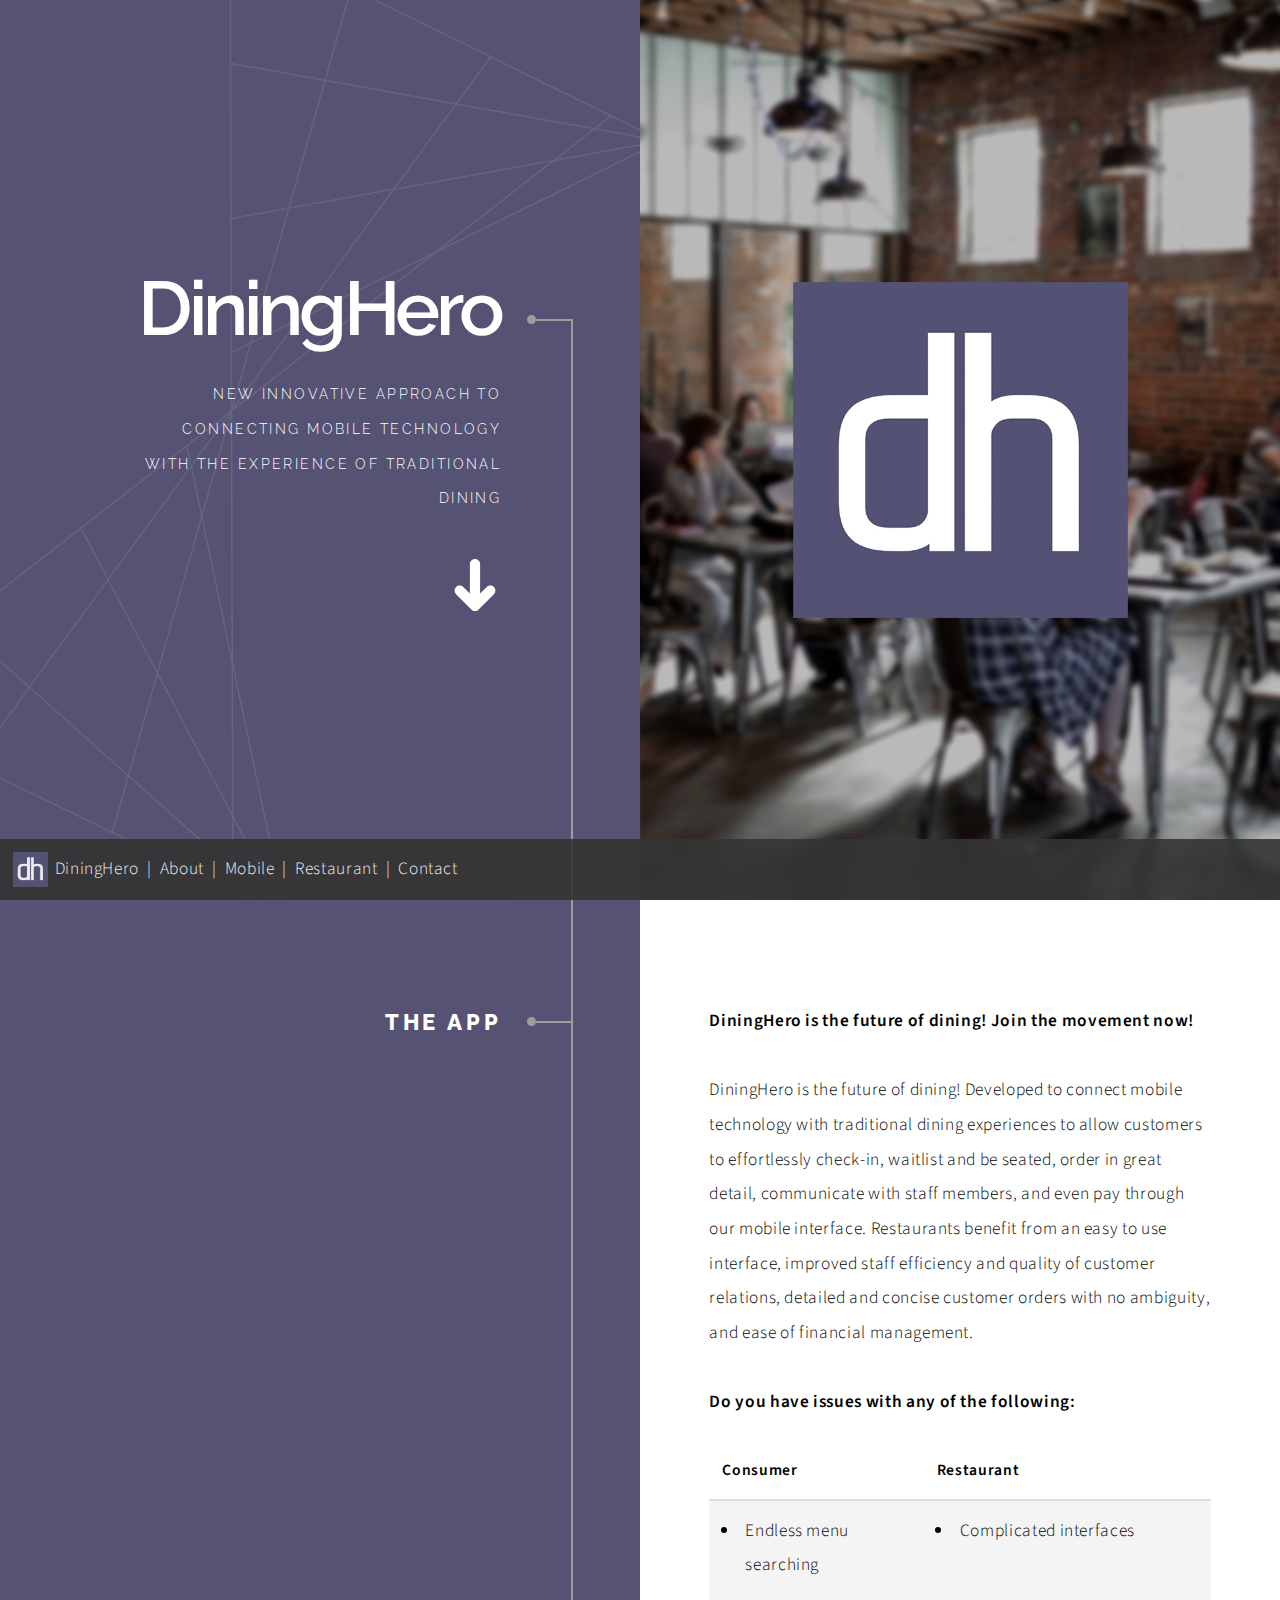
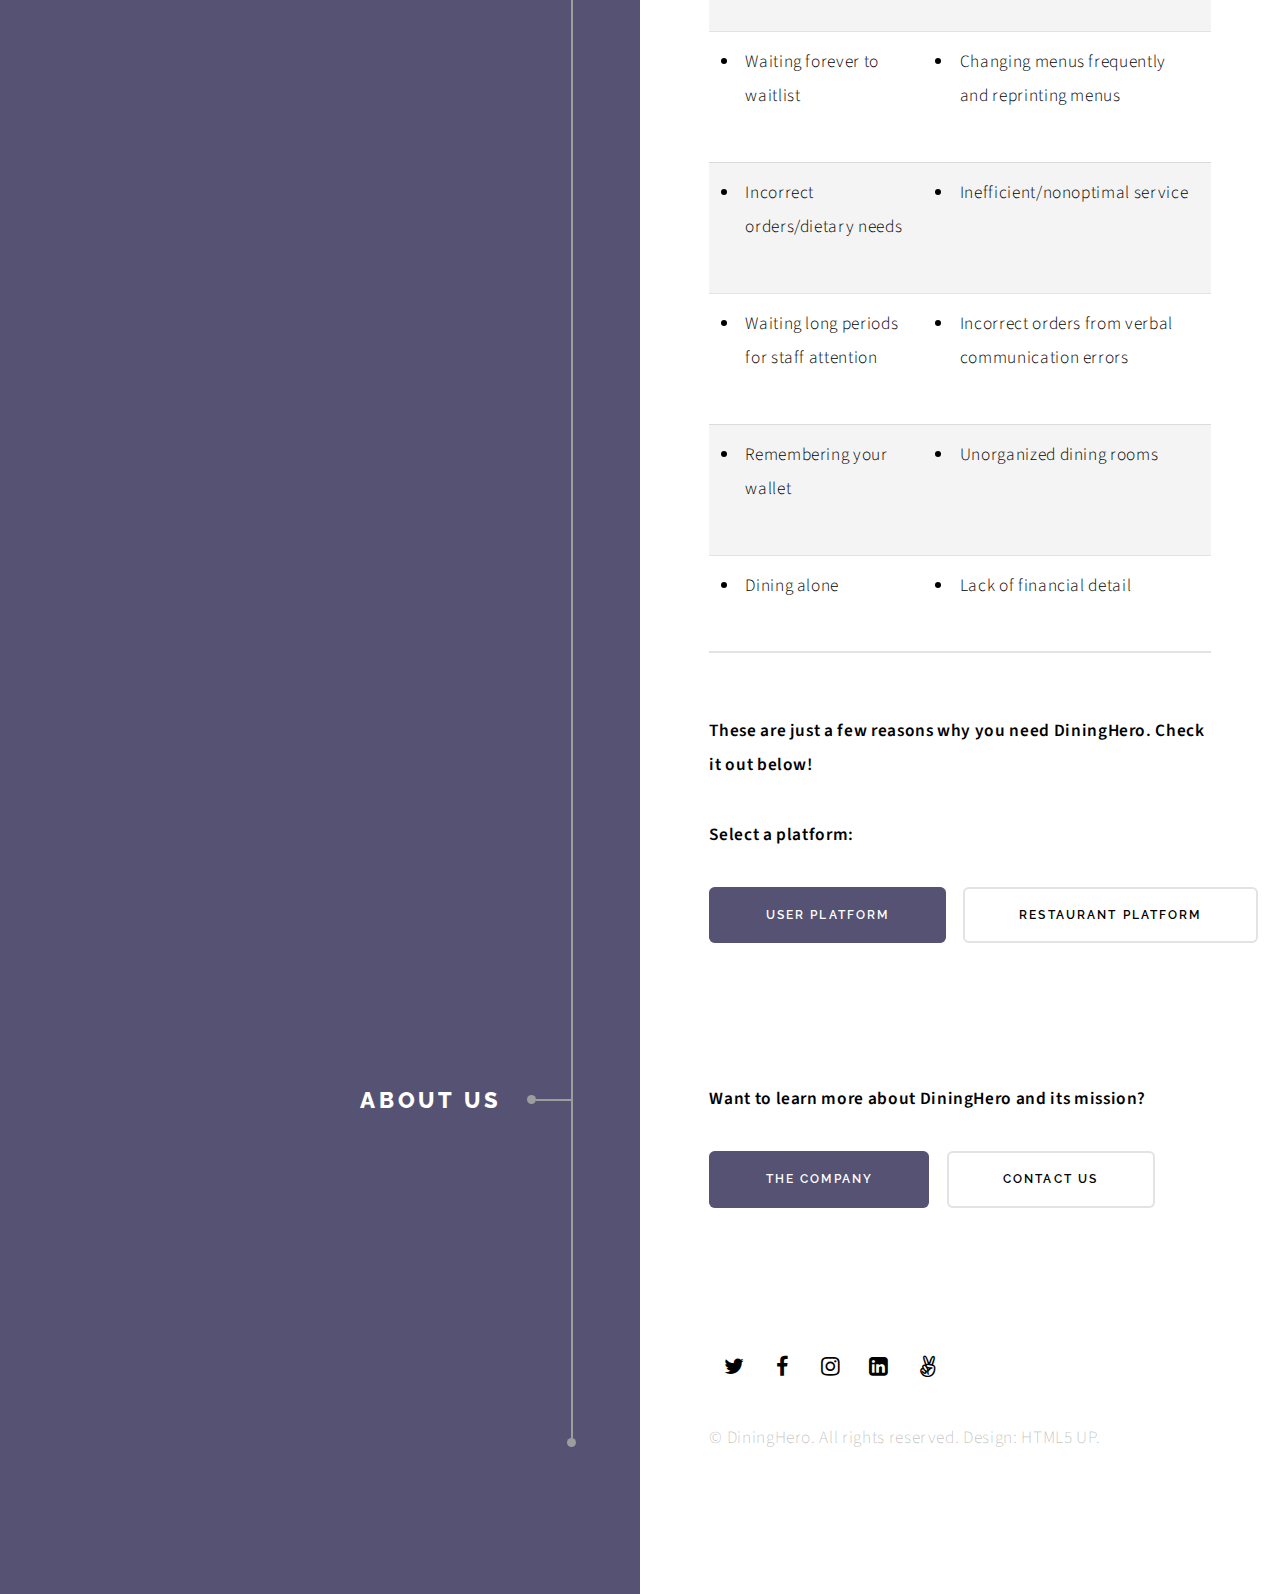
<file: index.html>
<!DOCTYPE HTML>
<html lang="en">
	<head>
		<meta charset="utf-8" />
		<meta name="viewport" content="width=device-width, initial-scale=1, user-scalable=no" />
		<meta name="description" content="DiningHero - New innovative way to search for, dine at, and pay at restaurants" />
		<meta name="keywords" content="menu order restaurant app waitlist notification payment dashboard table" />
		<meta name="author" content="Austin Lau & Nicolas Peyrichou ">
		<meta name="theme-color" content="#555273">
		<!-- Global site tag (gtag.js) - Google Analytics -->
		<script async src="https://www.googletagmanager.com/gtag/js?id=UA-135913456-1"></script>
		<script>
		  window.dataLayer = window.dataLayer || [];
		  function gtag(){dataLayer.push(arguments);}
		  gtag('js', new Date());

		  gtag('config', 'UA-135913456-1');
		</script>
		<link rel="stylesheet" href="assets/css/main.css" />
		<link rel="icon" type="image/x-icon" href="/favicon.ico?v=2"/>
		<title>DiningHero | Innovative Restaurant Experience</title>
	</head>

	<body class="is-preload">

		<!-- Wrapper -->
			<div id="wrapper">

				<!-- Intro Section-->
					<section class="intro">
						<header>
							<h1>DiningHero</h1>
							<p>new innovative approach to connecting mobile technology with the experience of traditional dining</p>
							<ul class="actions">
								<li><a href="#app" class="arrow scrolly"><span class="label">Next</span></a></li>
							</ul>
						</header>
						<div class="content">
							<span class="image fill" data-position="center"><img src="images/back_dininghero.jpg" alt="back_dininghero" /></span>
						</div>
					</section>

				<!-- App Section -->
					<section id="app">
						<header>
							<h2>the app</h2>
						</header>
						<div class="content">
							<p><strong>DiningHero is the future of dining! Join the movement now!</strong></p>
							<p>DiningHero is the future of dining! Developed to connect mobile technology with traditional dining experiences to allow customers to effortlessly check-in, waitlist and be seated, order in great detail, communicate with staff members, and even pay through our mobile interface. Restaurants benefit from an easy to use interface, improved staff efficiency and quality of customer relations, detailed and concise customer orders with no ambiguity, and ease of financial management.</p>
							<p><strong>Do you have issues with any of the following:</strong></p>
							<div class="table-wrapper">
								<table>
									<thead>
										<tr>
											<th>Consumer</th>
											<th>Restaurant</th>
										</tr>
									</thead>
									<tbody>
										<tr>
											<td><ul><li>Endless menu searching</li></ul></td>
											<td><ul><li>Complicated interfaces</li></ul></td>
										</tr>
										<tr>
											<td><ul><li>Waiting forever to waitlist</li></ul></td>
											<td><ul><li>Changing menus frequently and reprinting menus</li></ul></td>
										</tr>
										<tr>
											<td><ul><li>Incorrect orders/dietary needs</li></ul></td>
											<td><ul><li>Inefficient/nonoptimal service </li></ul></td>
										</tr>
										<tr>
											<td><ul><li>Waiting long periods for staff attention</li></ul></td>
											<td><ul><li>Incorrect orders from verbal communication errors</li></ul></td>
										</tr>
										<tr>
											<td><ul><li>Remembering your wallet</li></ul></td>
											<td><ul><li>Unorganized dining rooms</li></ul></td>
										</tr>
										<tr>
											<td><ul><li>Dining alone</li></ul></td>
											<td><ul><li>Lack of financial detail</li></ul></td>
										</tr>
									</tbody>
									<tfoot>
										<tr>
											<td colspan="2"></td>
										</tr>
									</tfoot>
								</table>
							</div>

							<!-- <p><strong>How you know you should use DiningHero</strong></p> -->
							<!-- <div class="table-wrapper">
								<table>
									<thead>
										<tr>
											<th>Consumer</th>
											<th>Restaurant</th>
										</tr>
									</thead>
									<tbody>
										<tr>
											<td><li>Tired of searching multiple websites for menus that are frequently inaccurate</li></td>
											<td><li>Want a simple to use interface to manage your business</li></td>
										</tr>
										<tr>
											<td><li>Dislike waiting lines to get on a waitlist</li></td>
											<td><li>Want multiple detailed time sensitive menus in one area so customers can easily access them</li></td>
										</tr>
										<tr>
											<td><li>Errors occur frequently on your order? Maybe you like customizing your order</li></td>
											<td><li>Want to increase service and overall productivity of staff members</li></td>
										</tr>
										<tr>
											<td><li>In a rush and can't wait for the bill to arrive. Maybe you don't have your wallet on you</li></td>
											<td><li>Want to get orders and dietary needs correct everytime without potential miscommunications</li></td>
										</tr>
										<tr>
											<td><li>Want to effortlessly dine with friends</li></td>
											<td><li>Is your dining room unorganized?</li></td>
										</tr>
									</tbody>
									<tfoot>
										<tr>
											<td colspan="2"></td>
										</tr>
									</tfoot>
								</table>
							</div> -->

							<p><strong>These are just a few reasons why you need DiningHero. Check it out below!</strong></p>
							<p><strong>Select a platform:</strong></p>
							<!-- <p><strong>DiningHero is the future of dining.</strong> We provide restaurants and users an easy way to communicate with each other in all aspects of dining experience. For more specific information in regards to what we do, please select a category below.</p> -->
							<ul class="actions">
								<li><a href="/user.html" class="button primary large">User Platform</a></li>
								<li><a href="/restaurant.html" class="button large">Restaurant Platform</a></li>
							</ul>
						</div>
					</section>

				<!-- About Section -->
					<section>
						<header>
							<h2>About Us</h2>
						</header>
						<div class="content">
							<p><strong>Want to learn more about DiningHero and its mission?</strong></p>
							<ul class="actions">
								<li><a href="/about.html" class="button primary large">The Company</a></li>
								<li><a href="/contact.html" class="button large">Contact Us</a></li>
							</ul>
						</div>
					</section>

				<!-- Social Media Section -->
					<section>
						<header>
						</header>
						<div class="content">
							<ul class="icons">
								<li><a href="https://twitter.com/dining_hero" class="icon fa-twitter" target="_blank" rel="noopener noreferrer"><span class="label">Twitter</span></a></li>
								<li><a href="https://www.facebook.com/DiningHero-403809933746791" class="icon fa-facebook" target="_blank" rel="noopener noreferrer"><span class="label">Facebook</span></a></li>
								<li><a href="https://www.instagram.com/dininghero/" class="icon fa-instagram" target="_blank" rel="noopener noreferrer"><span class="label">Instagram</span></a></li>
								<li><a href="https://www.linkedin.com/company/dininghero" class="icon fa-linkedin" target="_blank" rel="noopener noreferrer"><span class="label">LinkedIn</span></a></li>
								<li><a href="#" class="icon fa-angellist"><span class="label" target="_blank" rel="noopener noreferrer">Angel List</span></a></li>
							</ul>
						</div>
					</section>

				<!-- Bottom Navbar -->
				<div class="navbar">
					<a class="menu-a-logo" href="/"><img src="/images/dininghero_logo.png" alt="dininghero_logo"/>DiningHero</a>
					<span class="menu-span">|</span>
					<a class="menu-a" href="/about.html">About</a>
					<span class="menu-span">|</span>
					<a class="menu-a" href="/user.html">Mobile</a>
					<span class="menu-span">|</span>
					<a class="menu-a" href="/restaurant.html">Restaurant</a>
					<span class="menu-span">|</span>
					<a class="menu-a" href="/contact.html">Contact</a>
				</div>

				<!-- Copyright Section -->
					<div class="copyright">&copy; DiningHero. All rights reserved. Design: <a href="https://html5up.net" target="_blank" rel="noopener noreferrer">HTML5 UP</a>.</div>

			</div>

		<!-- Scripts -->
			<script src="assets/js/jquery.min.js"></script>
			<script src="assets/js/jquery.scrolly.min.js"></script>
			<script src="assets/js/browser.min.js"></script>
			<script src="assets/js/breakpoints.min.js"></script>
			<script src="assets/js/util.js"></script>
			<script src="assets/js/main.js"></script>

	</body>
</html>
</file>
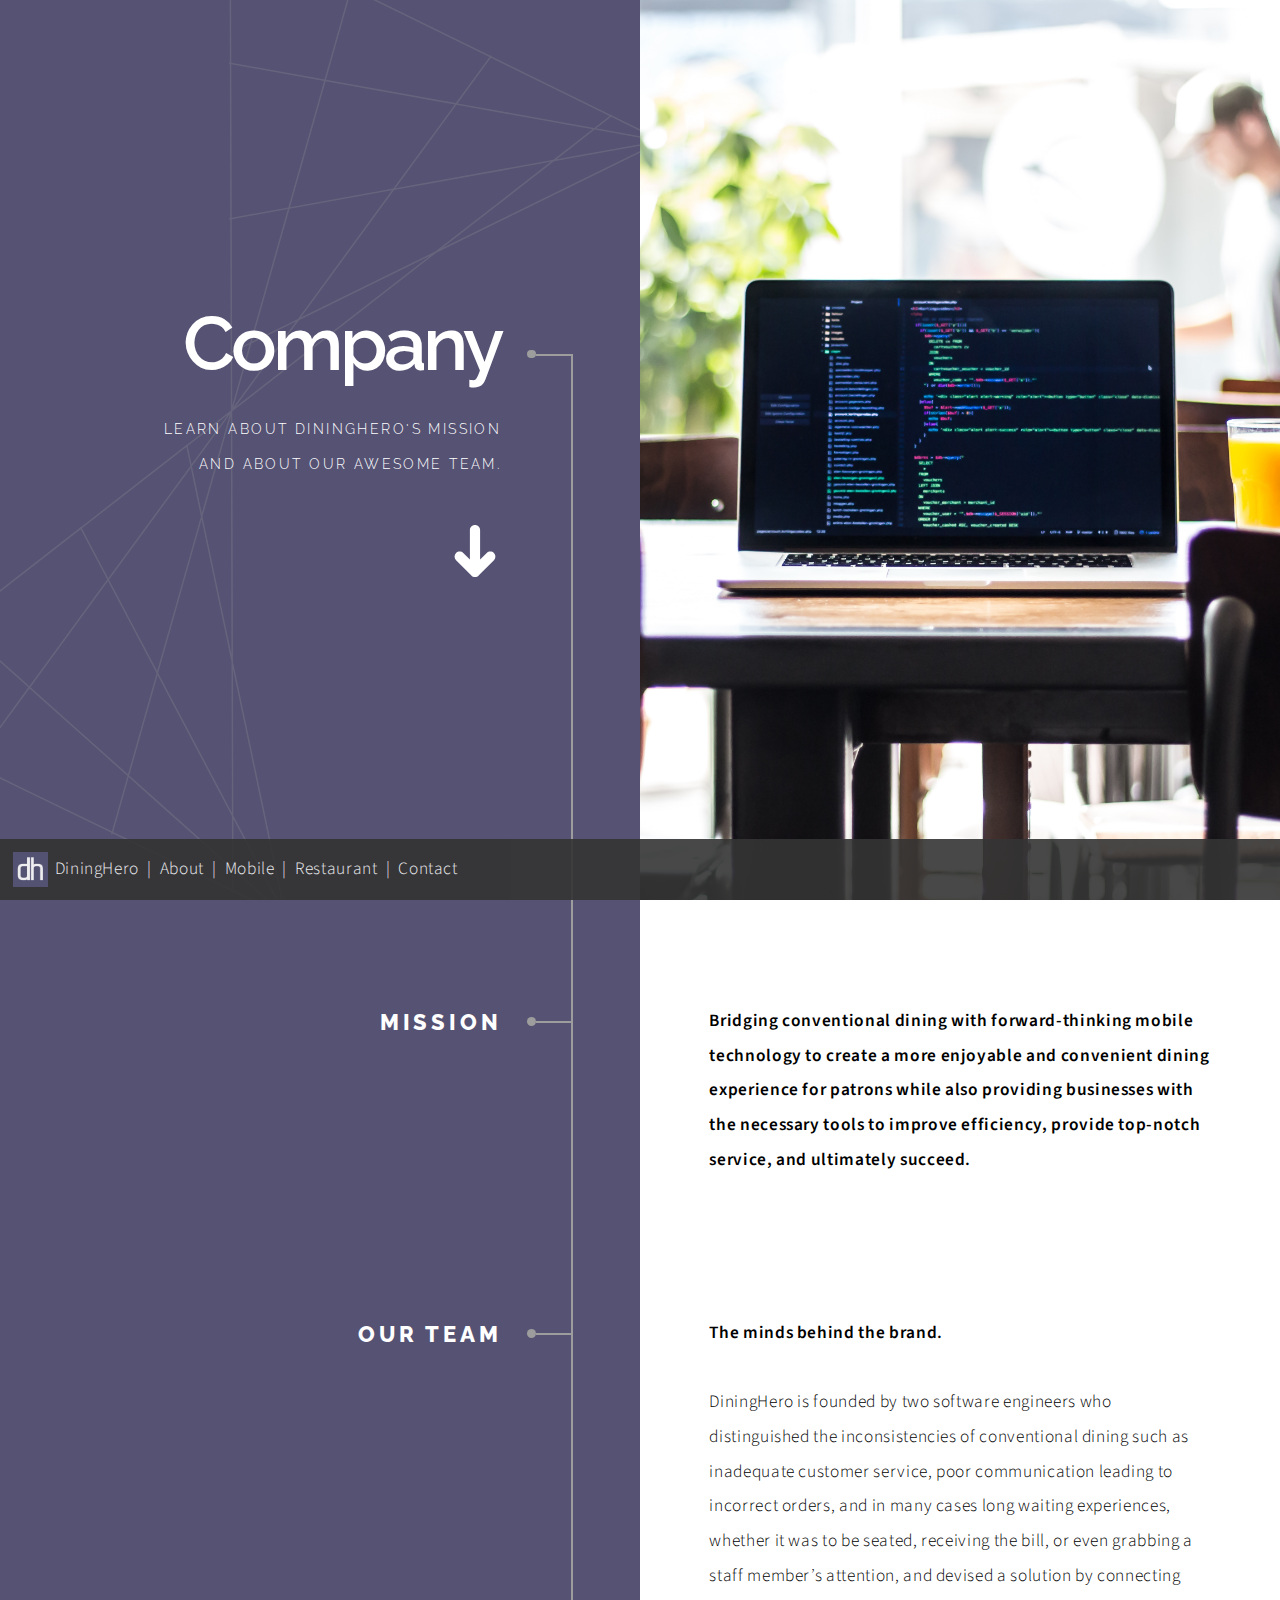
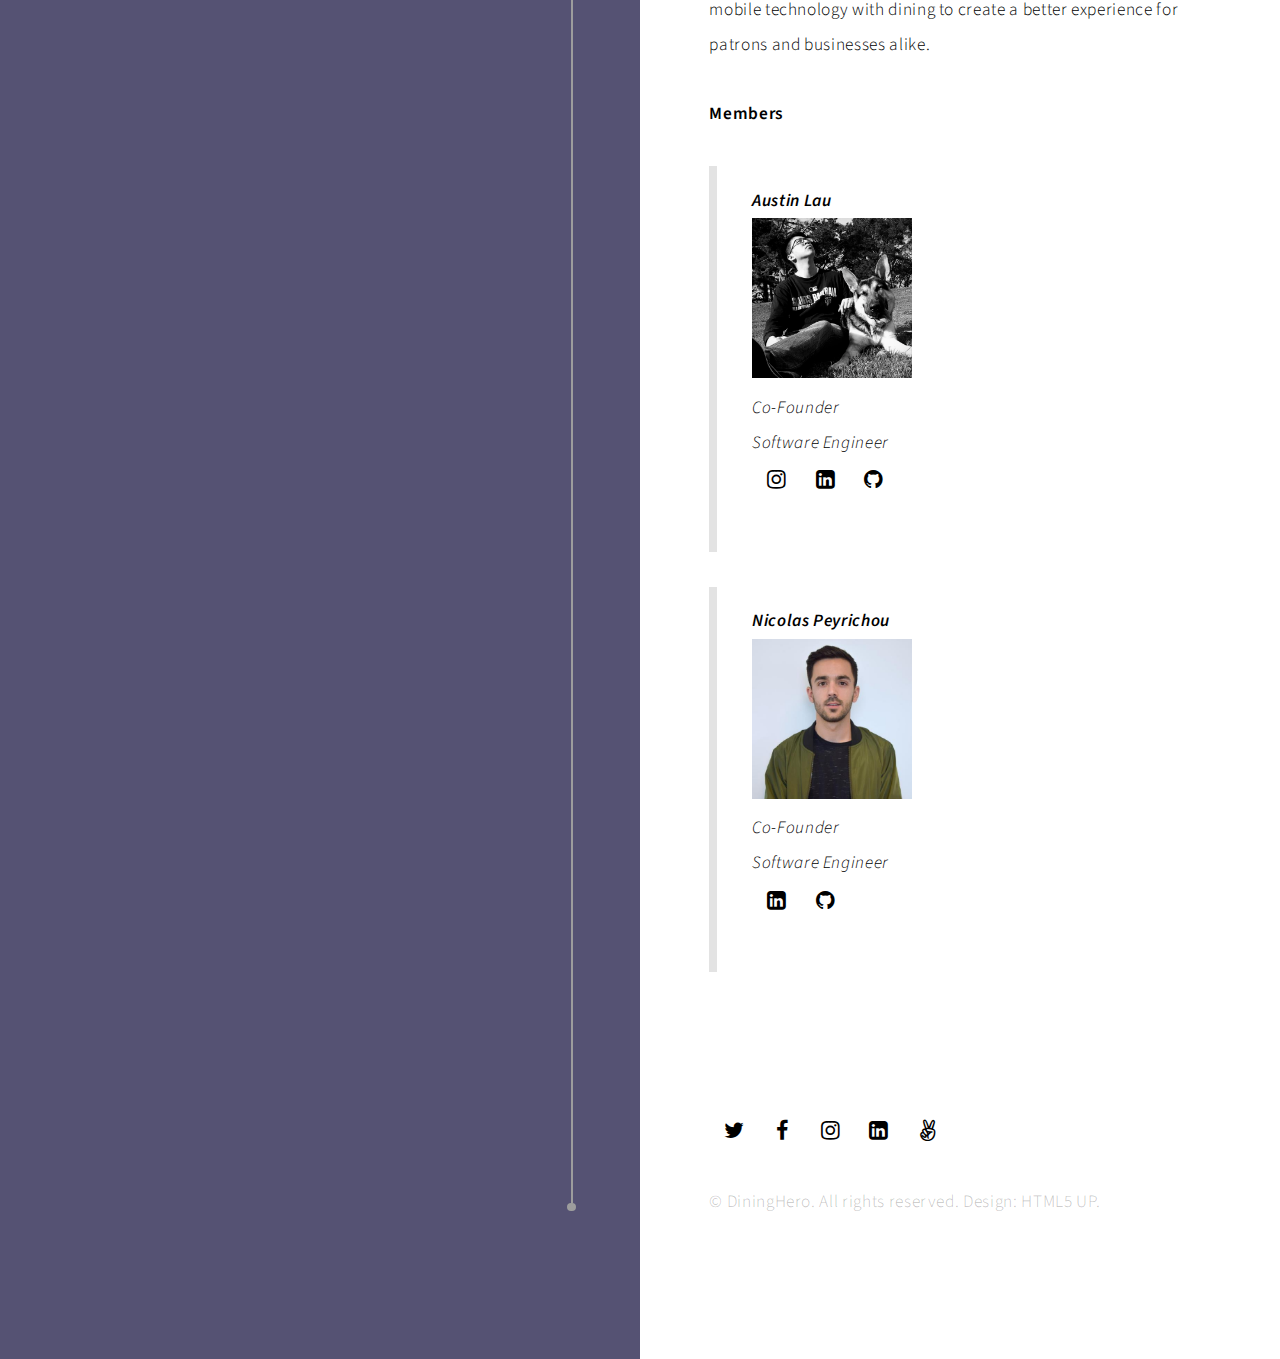
<file: about.html>
<!DOCTYPE HTML>
<html lang="en">
	<head>
		<meta charset="utf-8" />
		<meta name="viewport" content="width=device-width, initial-scale=1, user-scalable=no" />
		<meta name="description" content="DiningHero - New innovative way to search for, dine at, and pay at restaurants" />
		<meta name="keywords" content="menu order restaurant app waitlist notification payment dashboard table" />
		<meta name="author" content="Austin Lau & Nicolas Peyrichou ">
		<!-- Global site tag (gtag.js) - Google Analytics -->
		<script async src="https://www.googletagmanager.com/gtag/js?id=UA-135913456-1"></script>
		<script>
		  window.dataLayer = window.dataLayer || [];
		  function gtag(){dataLayer.push(arguments);}
		  gtag('js', new Date());

		  gtag('config', 'UA-135913456-1');
		</script>
		<link rel="stylesheet" href="assets/css/main.css" />
		<link rel="icon" type="image/x-icon" href="/favicon.ico?v=2"/>
		<title>DiningHero | Innovative Restaurant Experience</title>
	</head>

	<body class="is-preload">

		<!-- Wrapper -->
			<div id="wrapper">

				<!-- Intro Section-->
					<section class="intro">
						<header>
							<h1>Company</h1>
							<p>learn about dininghero's mission and about our awesome team.</p>
							<ul class="actions">
								<li><a href="#mission" class="arrow scrolly"><span class="label">Next</span></a></li>
							</ul>
						</header>
						<div class="content">
							<span class="image fill" data-position="center"><img src="images/about.jpg" alt="about" /></span>
						</div>
          </section>

        <!-- Mission Section -->
					<section id="mission">
            <header>
							<h2>Mission</h2>
            </header>
            <div class="content">
              <p><strong>Bridging conventional dining with forward-thinking mobile technology to create a more enjoyable and convenient dining experience for patrons while also providing businesses with the necessary tools to improve efficiency, provide top-notch service, and ultimately succeed.</strong></p>
            </div>
          </section>

				<!-- Team Section -->
          <section>
            <header>
              <h2>Our Team</h2>
            </header>
            <div class="content">
							<p><strong>The minds behind the brand.</strong></p>
							<p>DiningHero is founded by two software engineers who distinguished the inconsistencies of conventional dining such as inadequate customer service, poor communication leading to incorrect orders, and in many cases long waiting experiences, whether it was to be seated, receiving the bill, or even grabbing a staff member’s attention, and devised a solution by connecting mobile technology with dining to create a better experience for patrons and businesses alike.</p>
							<p><strong>Members</strong></p>
							<blockquote class="avatar">
								<div><strong>Austin Lau</strong></div>
								<img src="/images/758395687.png" alt="avatar" height="160" />
								<div>Co-Founder</div>
								<div>Software Engineer</div>
								<ul class="icons">
									<li><a href="" class="icon fa-instagram" target="_blank" rel="noopener noreferrer"></a></li>
									<li><a href="" class="icon fa-linkedin" target="_blank" rel="noopener noreferrer"></a></li>
									<li><a href="" class="icon fa-github" target="_blank" rel="noopener noreferrer"></a></li>
								</ul>
							</blockquote>
							<blockquote class="avatar">
								<div><strong>Nicolas Peyrichou</strong></div>
								<img src="/images/30641527.jpeg" alt="avatar" height="160"/>
								<div>Co-Founder</div>
								<div>Software Engineer</div>
								<ul class="icons">
									<li><a href="https://www.linkedin.com/in/nicolaspeyrichou/" class="icon fa-linkedin" target="_blank" rel="noopener noreferrer"></a></li>
									<li><a href="https://github.com/nicola24" class="icon fa-github" target="_blank" rel="noopener noreferrer"></a></li>
								</ul>
							</blockquote>
            </div>
					</section>

					<!-- Social Media Section -->
					<section>
						<header>
						</header>
						<div class="content">
							<ul class="icons">
								<li><a href="https://twitter.com/dining_hero" class="icon fa-twitter" target="_blank" rel="noopener noreferrer"><span class="label">Twitter</span></a></li>
								<li><a href="https://www.facebook.com/DiningHero-403809933746791" class="icon fa-facebook" target="_blank" rel="noopener noreferrer"><span class="label">Facebook</span></a></li>
								<li><a href="https://www.instagram.com/dininghero/" class="icon fa-instagram" target="_blank" rel="noopener noreferrer"><span class="label">Instagram</span></a></li>
								<li><a href="https://www.linkedin.com/company/dininghero" class="icon fa-linkedin" target="_blank" rel="noopener noreferrer"><span class="label">LinkedIn</span></a></li>
								<li><a href="#" class="icon fa-angellist"><span class="label" target="_blank" rel="noopener noreferrer">Angel List</span></a></li>
							</ul>
						</div>
					</section>

				<!-- Testimonials Section -->
					<!-- <section id="testimonials">
              <header>
                <h2>Testimonials</h2>
              </header>
              <div class="content">
                <p><strong>Lorem ipsum dolor</strong> sit amet consectetur adipiscing elit. Duis dapibus rutrum facilisis. Class aptent taciti sociosqu ad litora torquent per conubia nostra, per inceptos himenaeos. Etiam tristique libero eu nibh porttitor amet fermentum. Nullam venenatis erat id vehicula ultrices sed ultricies condimentum. Magna sed etiam consequat, et lorem adipiscing sed nulla. Volutpat nisl et tempus et dolor libero, feugiat magna tempus, sed et lorem adipiscing.</p>
              </div>
						</section> -->

				<!-- Bottom Navbar -->
				<div class="navbar">
					<a class="menu-a-logo" href="/"><img src="/images/dininghero_logo.png" alt="dininghero_logo"/>DiningHero</a>
					<span class="menu-span">|</span>
					<a class="menu-a" href="/about.html">About</a>
					<span class="menu-span">|</span>
					<a class="menu-a" href="/user.html">Mobile</a>
					<span class="menu-span">|</span>
					<a class="menu-a" href="/restaurant.html">Restaurant</a>
					<span class="menu-span">|</span>
					<a class="menu-a" href="/contact.html">Contact</a>
				</div>

				<!-- Copyright Section -->
					<div class="copyright">&copy; DiningHero. All rights reserved. Design: <a href="https://html5up.net" target="_blank" rel="noopener noreferrer">HTML5 UP</a>.</div>

			</div>

		<!-- Scripts -->
			<script src="assets/js/jquery.min.js"></script>
			<script src="assets/js/jquery.scrolly.min.js"></script>
			<script src="assets/js/browser.min.js"></script>
			<script src="assets/js/breakpoints.min.js"></script>
			<script src="assets/js/util.js"></script>
			<script src="assets/js/main.js"></script>

	</body>
</html>
</file>
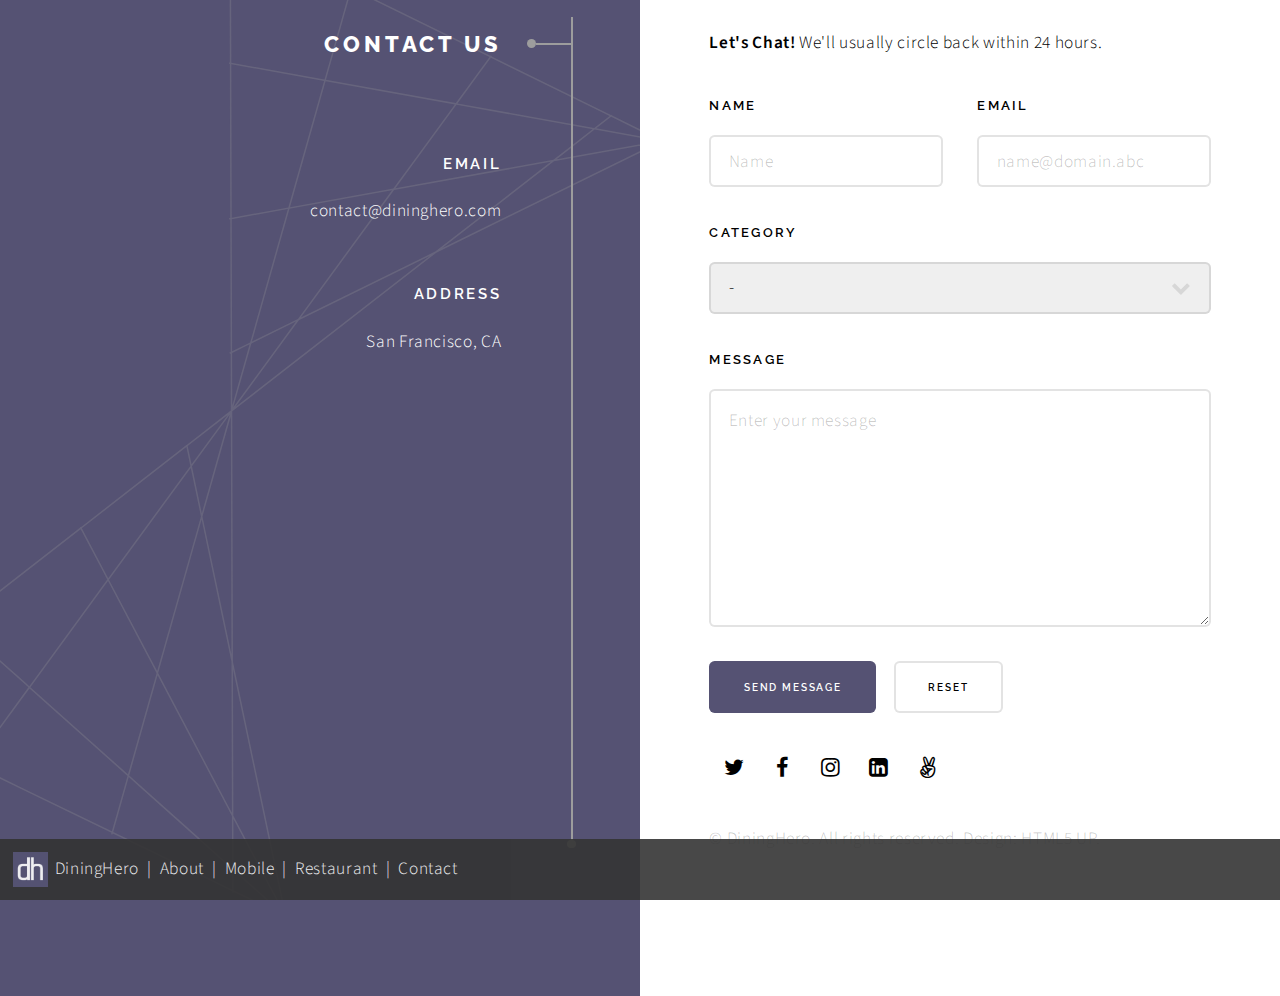
<file: contact.html>
<!DOCTYPE HTML>
<html lang="en">
	<head>
		<meta charset="utf-8" />
		<meta name="viewport" content="width=device-width, initial-scale=1, user-scalable=no" />
		<meta name="description" content="DiningHero - New innovative way to search for, dine at, and pay at restaurants" />
		<meta name="keywords" content="menu order restaurant app waitlist notification payment dashboard table" />
		<meta name="author" content="Austin Lau & Nicolas Peyrichou ">
		<!-- Global site tag (gtag.js) - Google Analytics -->
		<script async src="https://www.googletagmanager.com/gtag/js?id=UA-135913456-1"></script>
		<script>
		  window.dataLayer = window.dataLayer || [];
		  function gtag(){dataLayer.push(arguments);}
		  gtag('js', new Date());

		  gtag('config', 'UA-135913456-1');
		</script>
		<link rel="stylesheet" href="assets/css/main.css" />
		<link rel="icon" type="image/x-icon" href="/favicon.ico?v=2"/>
		<title>DiningHero | Innovative Restaurant Experience</title>
	</head>

	<body class="is-preload">

		<!-- Wrapper -->
			<div id="wrapper">

        <!-- Form Section-->
          <section>
            <header>
							<div class="space-top-contact"></div>
							<h2>Contact us</h2>
							<ul class="items">
								<li>
									<h3>Email</h3>
									<a href="mailto:contact@dininghero.com">contact@dininghero.com</a>
								</li>
								<li>
									<h3>Address</h3>
									<span>San Francisco, CA</span>
								</li>
							</ul>
            </header>
            <div class="content">
							<div class="space-top-contact"></div>
              <p><strong>Let's Chat!</strong> We'll usually circle back within 24 hours.</p>
              <form method="POST" action="https://formspree.io/nicolas@dininghero.com">
	              <div class="fields">
	                <div class="field half">
	                  <label for="name">Name</label>
	                  <input type="text" name="name" id="name" value="" placeholder="Name" />
	                </div>
	                <div class="field half">
	                  <label for="email">Email</label>
	                  <input type="email" name="email" id="email" value="" placeholder="name@domain.abc" />
	                </div>
	                <div class="field">
	                  <label for="category">Category</label>
	                  <select name="category" id="category">
	                    <option value="">-</option>
	                    <option value="questions">Questions/Concerns</option>
	                    <option value="information">Additional Information</option>
	                    <option value="subscriptions">Subscriptions</option>
	                    <option value="account issues">Account Issues</option>
	                    <option value="app issues">Mobile Application Issues</option>
	                  </select>
	                </div>
	                <div class="field">
	                  <label for="message">Message</label>
	                  <textarea name="message" id="message" placeholder="Enter your message" rows="6"></textarea>
	                </div>
                  </div>
                  <ul class="actions">
                    <li><input type="submit" value="Send Message" class="primary" /></li>
                    <li><input type="reset" value="Reset" /></li>
                  </ul>
                </form>

								<!-- Social Media Links -->
								<ul class="icons">
									<li><a href="https://twitter.com/dining_hero" class="icon fa-twitter" target="_blank" rel="noopener noreferrer"><span class="label">Twitter</span></a></li>
									<li><a href="https://www.facebook.com/DiningHero-403809933746791" class="icon fa-facebook" target="_blank" rel="noopener noreferrer"><span class="label">Facebook</span></a></li>
									<li><a href="https://www.instagram.com/dininghero/" class="icon fa-instagram" target="_blank" rel="noopener noreferrer"><span class="label">Instagram</span></a></li>
									<li><a href="https://www.linkedin.com/company/dininghero" class="icon fa-linkedin" target="_blank" rel="noopener noreferrer"><span class="label">LinkedIn</span></a></li>
									<li><a href="#" class="icon fa-angellist"><span class="label" target="_blank" rel="noopener noreferrer">Angel List</span></a></li>
								</ul>
            </div>
					</section>

				<!-- Bottom Navbar -->
				<div class="navbar">
					<a class="menu-a-logo" href="/"><img src="/images/dininghero_logo.png" alt="dininghero_logo"/>DiningHero</a>
					<span class="menu-span">|</span>
					<a class="menu-a" href="/about.html">About</a>
					<span class="menu-span">|</span>
					<a class="menu-a" href="/user.html">Mobile</a>
					<span class="menu-span">|</span>
					<a class="menu-a" href="/restaurant.html">Restaurant</a>
					<span class="menu-span">|</span>
					<a class="menu-a" href="/contact.html">Contact</a>
				</div>

				<!-- Copyright Section -->
					<div class="copyright">&copy; DiningHero. All rights reserved. Design: <a href="https://html5up.net" target="_blank" rel="noopener noreferrer">HTML5 UP</a>.</div>

			</div>

		<!-- Scripts -->
			<script src="assets/js/jquery.min.js"></script>
			<script src="assets/js/jquery.scrolly.min.js"></script>
			<script src="assets/js/browser.min.js"></script>
			<script src="assets/js/breakpoints.min.js"></script>
			<script src="assets/js/util.js"></script>
			<script src="assets/js/main.js"></script>

	</body>
</html>
</file>
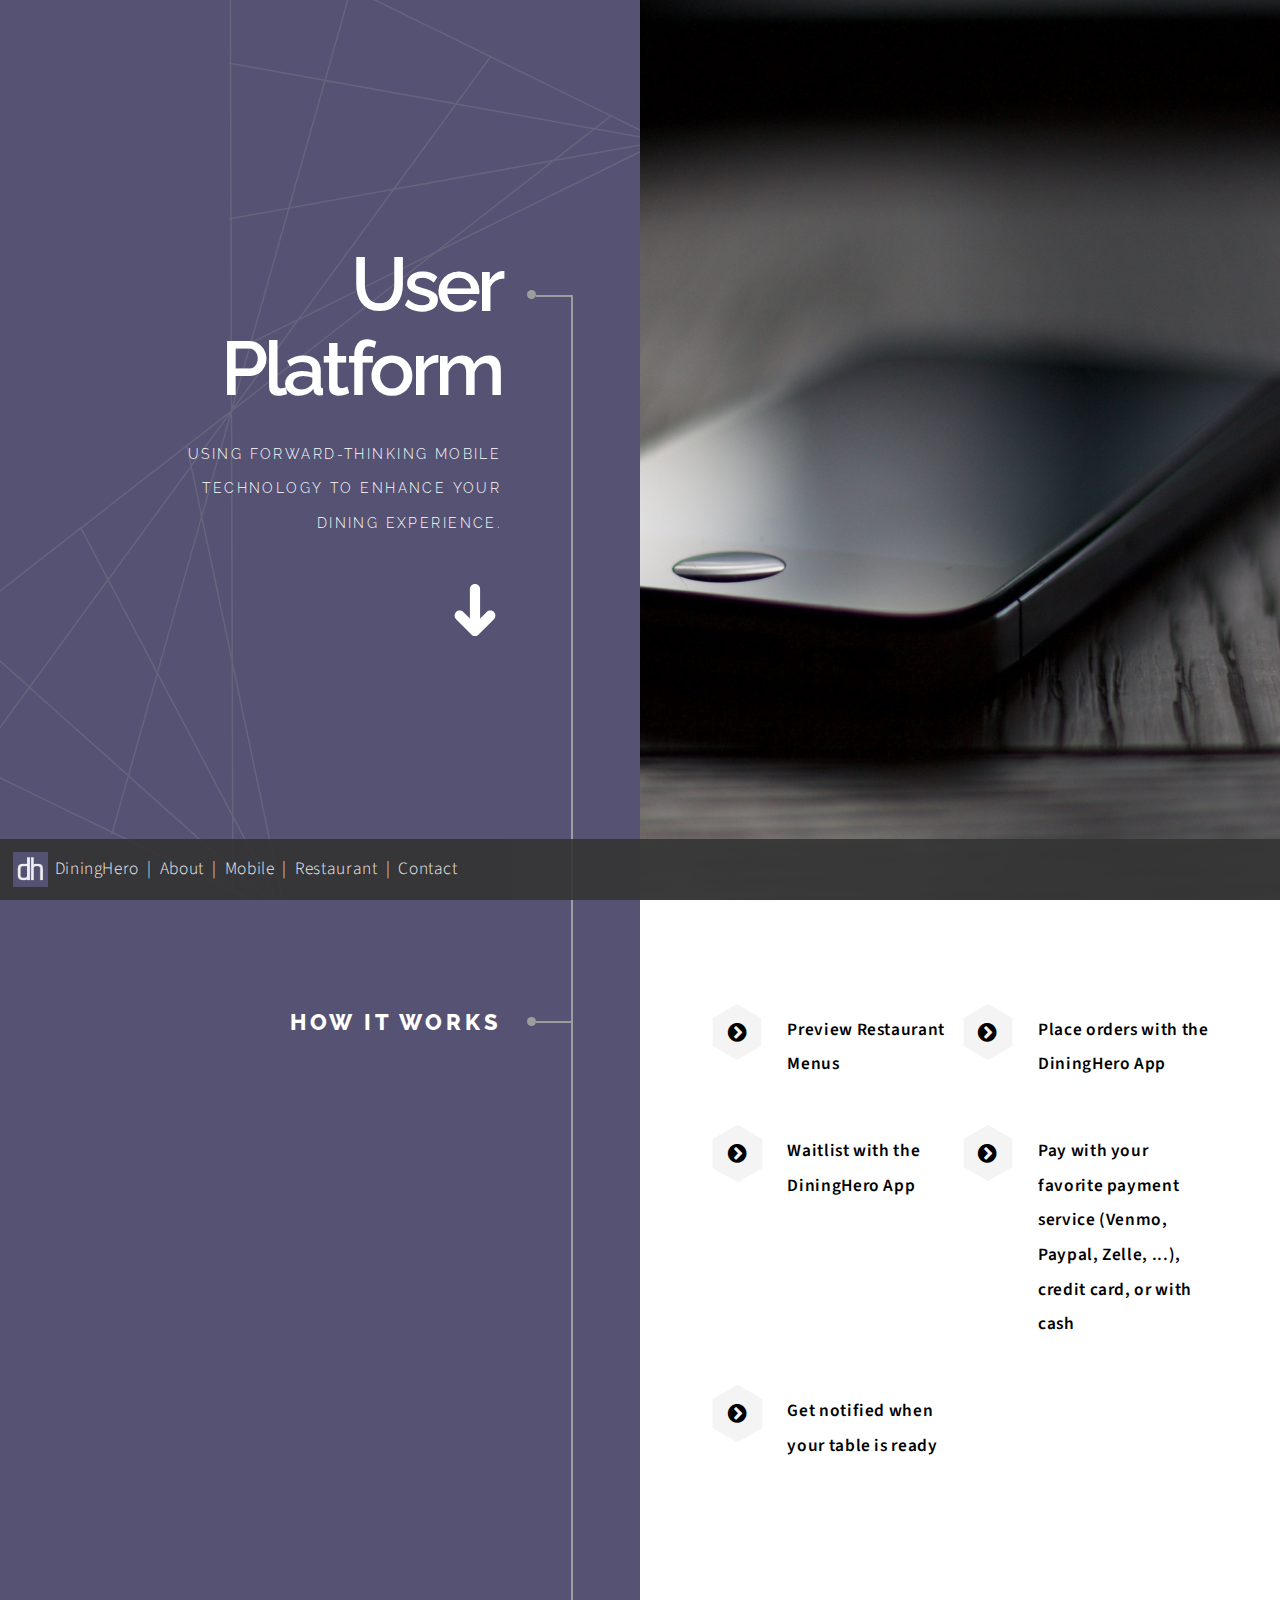
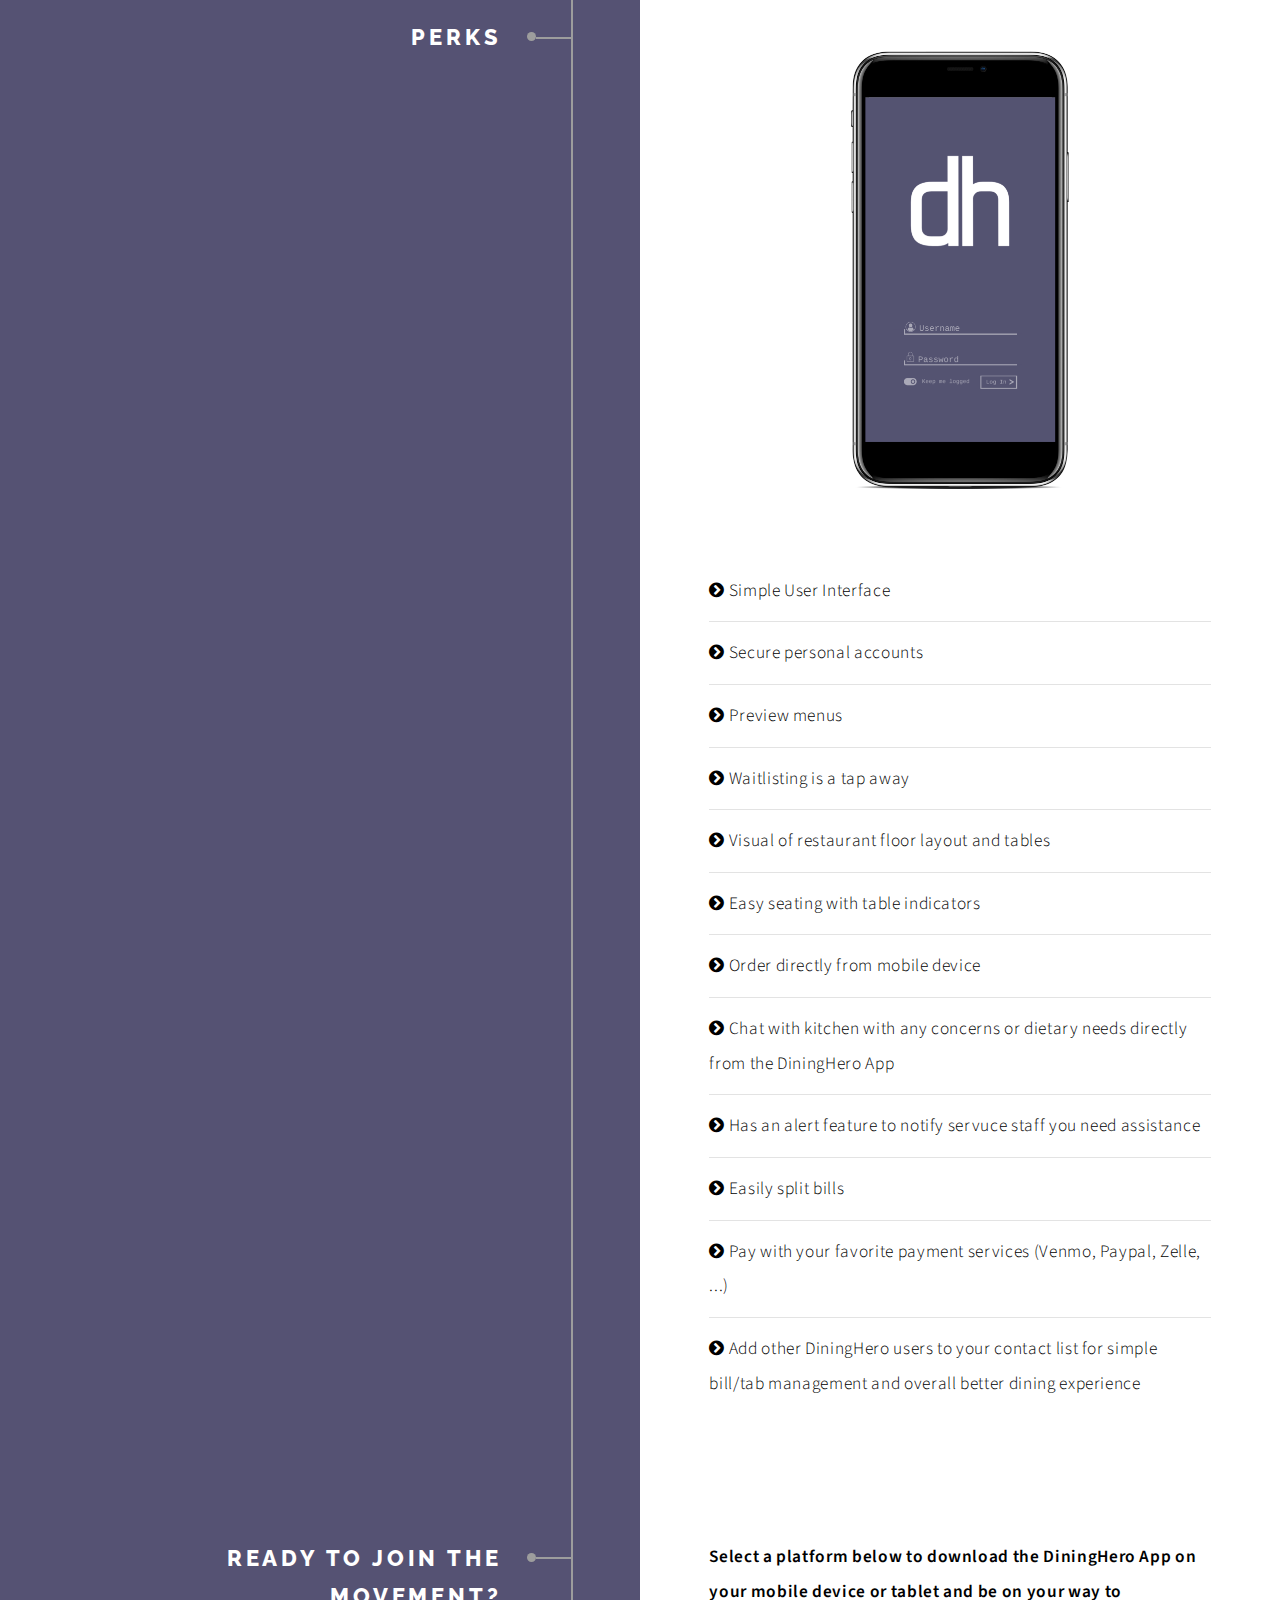
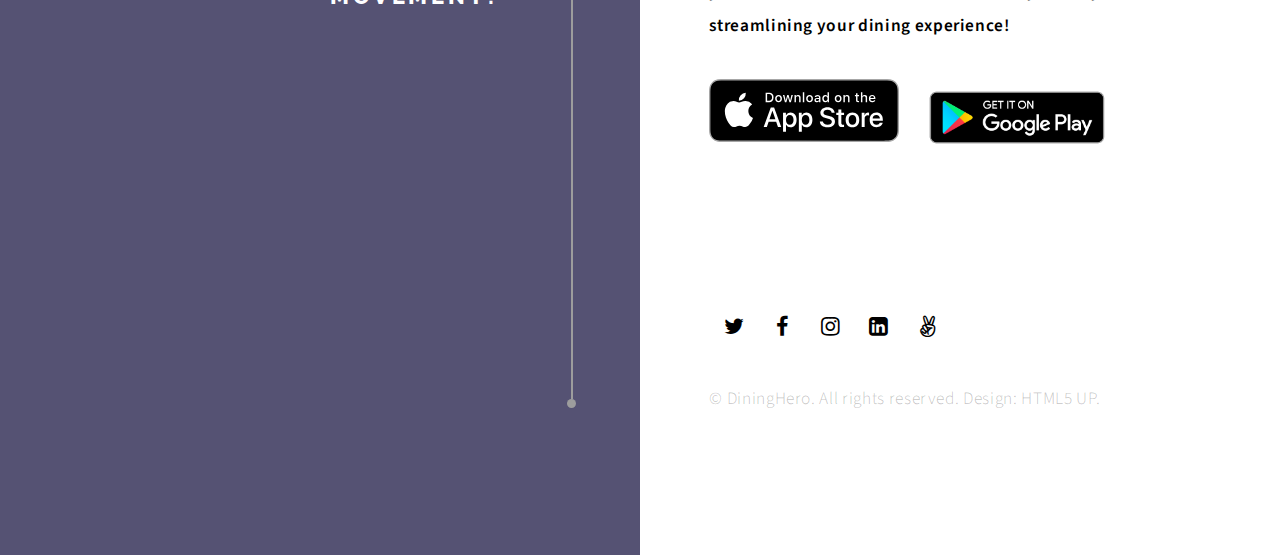
<file: user.html>
<!DOCTYPE HTML>
<html lang="en">
	<head>
		<meta charset="utf-8" />
		<meta name="viewport" content="width=device-width, initial-scale=1, user-scalable=no" />
		<meta name="description" content="DiningHero - New innovative way to search for, dine at, and pay at restaurants" />
		<meta name="keywords" content="menu order restaurant app waitlist notification payment dashboard table" />
		<meta name="author" content="Austin Lau & Nicolas Peyrichou ">
		<!-- Global site tag (gtag.js) - Google Analytics -->
		<script async src="https://www.googletagmanager.com/gtag/js?id=UA-135913456-1"></script>
		<script>
		  window.dataLayer = window.dataLayer || [];
		  function gtag(){dataLayer.push(arguments);}
		  gtag('js', new Date());

		  gtag('config', 'UA-135913456-1');
		</script>
		<link rel="stylesheet" href="assets/css/main.css" />
		<link rel="icon" type="image/x-icon" href="/favicon.ico?v=2"/>
		<title>DiningHero | Innovative Restaurant Experience</title>
	</head>

	<body class="is-preload">

		<!-- Wrapper -->
			<div id="wrapper">

				<!-- Intro Section -->
					<section class="intro">
						<header>
							<h1>User Platform</h1>
							<p>Using forward-thinking mobile technology to enhance your dining experience.</p>
							<ul class="actions">
								<li><a href="#user" class="arrow scrolly"><span class="label">Next</span></a></li>
							</ul>
						</header>
						<div class="content">
							<span class="image fill" data-position="center"><img src="images/user_platform.jpg" alt="user"/></span>
						</div>
					</section>

				<!-- Mission Section -->
					<section id="user">
						<header>
							<h2>How it works</h2>
						</header>
						<div class="content">
							<ul class="feature-icons">
								<li class="icon fa-chevron-circle-right"><strong>Preview Restaurant Menus</strong></li>
								<li class="icon fa-chevron-circle-right"><strong>Place orders with the DiningHero App</strong></li>
								<li class="icon fa-chevron-circle-right"><strong>Waitlist with the DiningHero App</strong></li>
								<li class="icon fa-chevron-circle-right"><strong>Pay with your favorite payment service (Venmo, Paypal, Zelle, ...), credit card, or with cash</strong></li>
								<li class="icon fa-chevron-circle-right"><strong>Get notified when your table is ready</strong></li>
              </ul>
						</div>
					</section>

				<!-- Perks Section -->
					<section>
						<header>
							<h2>perks</h2>
						</header>
						<div class="content">
							<span class="image main"><img src="images/iphone_x_mockup.png" alt="iphone_mockup" /></span>
							<ul class="alt">
								<li class="icon fa-chevron-circle-right"> Simple User Interface</li>
								<li class="icon fa-chevron-circle-right"> Secure personal accounts</li>
								<li class="icon fa-chevron-circle-right"> Preview menus</li>
								<li class="icon fa-chevron-circle-right"> Waitlisting is a tap away</li>
								<li class="icon fa-chevron-circle-right"> Visual of restaurant floor layout and tables</li>
								<li class="icon fa-chevron-circle-right"> Easy seating with table indicators</li>
								<li class="icon fa-chevron-circle-right"> Order directly from mobile device</li>
								<li class="icon fa-chevron-circle-right"> Chat with kitchen with any concerns or dietary needs directly from the DiningHero App</li>
								<li class="icon fa-chevron-circle-right"> Has an alert feature to notify servuce staff you need assistance</li>
								<li class="icon fa-chevron-circle-right"> Easily split bills</li>
								<li class="icon fa-chevron-circle-right"> Pay with your favorite payment services (Venmo, Paypal, Zelle, ...)</li>
								<li class="icon fa-chevron-circle-right"> Add other DiningHero users to your contact list for simple bill/tab management and overall better dining experience</li>
							</ul>
						</div>
          </section>

        <!-- Join Section -->
					<section>
						<header>
							<h2>Ready to join the movement?</h2>
						</header>
						<div class="content">
							<p><strong>Select a platform below to download the DiningHero App on your mobile device or tablet and be on your way to streamlining your dining experience! </strong></p>
							<ul class="actions">
								<li><a href="https://www.apple.com/ios/app-store/" target="_blank" rel="noopener noreferrer"><span><img src="images/app-store-badge/a_badge.svg" alt="app_store" width="190"/></span></a></li>
								<li><a href="https://play.google.com/store/apps" target="_blank" rel="noopener noreferrer"><span><img src="images/google-play-badge/g_badge.png" alt="google_play" width="200"/></span></a></li>
							</ul>
						</div>
          </section>

					<!-- Social Media Section -->
					<section>
						<header>
						</header>
						<div class="content">
							<ul class="icons">
								<li><a href="https://twitter.com/dining_hero" class="icon fa-twitter" target="_blank" rel="noopener noreferrer"><span class="label">Twitter</span></a></li>
								<li><a href="https://www.facebook.com/DiningHero-403809933746791" class="icon fa-facebook" target="_blank" rel="noopener noreferrer"><span class="label">Facebook</span></a></li>
								<li><a href="https://www.instagram.com/dininghero/" class="icon fa-instagram" target="_blank" rel="noopener noreferrer"><span class="label">Instagram</span></a></li>
								<li><a href="https://www.linkedin.com/company/dininghero" class="icon fa-linkedin" target="_blank" rel="noopener noreferrer"><span class="label">LinkedIn</span></a></li>
								<li><a href="#" class="icon fa-angellist"><span class="label" target="_blank" rel="noopener noreferrer">Angel List</span></a></li>
							</ul>
						</div>
					</section>

				<!-- Bottom Navbar -->
				<div class="navbar">
					<a class="menu-a-logo" href="/"><img src="/images/dininghero_logo.png" alt="dininghero_logo"/>DiningHero</a>
					<span class="menu-span">|</span>
					<a class="menu-a" href="/about.html">About</a>
					<span class="menu-span">|</span>
					<a class="menu-a" href="/user.html">Mobile</a>
					<span class="menu-span">|</span>
					<a class="menu-a" href="/restaurant.html">Restaurant</a>
					<span class="menu-span">|</span>
					<a class="menu-a" href="/contact.html">Contact</a>
				</div>

				<!-- Copyright Section -->
					<div class="copyright">&copy; DiningHero. All rights reserved. Design: <a href="https://html5up.net" target="_blank" rel="noopener noreferrer">HTML5 UP</a>.</div>

			</div>

		<!-- Scripts -->
			<script src="assets/js/jquery.min.js"></script>
			<script src="assets/js/jquery.scrolly.min.js"></script>
			<script src="assets/js/browser.min.js"></script>
			<script src="assets/js/breakpoints.min.js"></script>
			<script src="assets/js/util.js"></script>
			<script src="assets/js/main.js"></script>

	</body>
</html>
</file>
<file: assets/css/main.css>
@charset "UTF-8";
@import 'font-awesome.min.css';
@import url("https://fonts.googleapis.com/css?family=Source+Sans+Pro:300,600,700,300i,600i,700i|Raleway:600,800");
/*
	Paradigm Shift by HTML5 UP
	html5up.net | @ajlkn
	Free for personal and commercial use under the CCA 3.0 license (html5up.net/license)
*/
html, body, div, span, applet, object,
iframe, h1, h2, h3, h4, h5, h6, p, blockquote,
pre, a, abbr, acronym, address, big, cite,
code, del, dfn, em, img, ins, kbd, q, s, samp,
small, strike, strong, sub, sup, tt, var, b,
u, i, center, dl, dt, dd, ol, ul, li, fieldset,
form, label, legend, table, caption, tbody,
tfoot, thead, tr, th, td, article, aside,
canvas, details, embed, figure, figcaption,
footer, header, hgroup, menu, nav, output, ruby,
section, summary, time, mark, audio, video {
  margin: 0;
  padding: 0;
  border: 0;
  font-size: 100%;
  font: inherit;
  vertical-align: baseline;
}

article, aside, details, figcaption, figure,
footer, header, hgroup, menu, nav, section {
  display: block;
}

body {
  line-height: 1;
}

ol, ul {
  list-style: none;
}

blockquote, q {
  quotes: none;
}
blockquote:before, blockquote:after, q:before, q:after {
  content: "";
  content: none;
}

table {
  border-collapse: collapse;
  border-spacing: 0;
}

body {
  -webkit-text-size-adjust: none;
}

mark {
  background-color: transparent;
  color: inherit;
}

input::-moz-focus-inner {
  border: 0;
  padding: 0;
}

input, select, textarea {
  -moz-appearance: none;
  -webkit-appearance: none;
  -ms-appearance: none;
  appearance: none;
}

/* Basic */
@-ms-viewport {
  width: device-width;
}
body {
  -ms-overflow-style: scrollbar;
}

@media screen and (max-width: 480px) {
  html, body {
    min-width: 320px;
  }
}
html {
  box-sizing: border-box;
}

*, *:before, *:after {
  box-sizing: inherit;
}

html {
  overflow-x: hidden;
}

body {
  background: #ffffff;
  overflow-x: hidden;
}
body.is-preload *, body.is-preload *:before, body.is-preload *:after {
  -moz-animation: none !important;
  -webkit-animation: none !important;
  -ms-animation: none !important;
  animation: none !important;
  -moz-transition: none !important;
  -webkit-transition: none !important;
  -ms-transition: none !important;
  transition: none !important;
}

/* Typography */
html {
  font-size: 18pt;
}
@media screen and (max-width: 1920px) {
  html {
    font-size: 13pt;
  }
}
@media screen and (max-width: 1152px) {
  html {
    font-size: 14pt;
  }
}
@media screen and (max-width: 736px) {
  html {
    font-size: 12pt;
  }
}
@media screen and (max-width: 480px) {
  html {
    font-size: 11pt;
  }
}

body {
  background-color: #ffffff;
  color: #000000;
}

body, input, select, textarea {
  color: #000000;
  font-family: "Source Sans Pro", Helvetica, sans-serif;
  font-size: 1rem;
  font-weight: 300;
  letter-spacing: 0.0375em;
  line-height: 2;
}

a {
  -moz-transition: border-bottom-color 0.25s ease-in-out;
  -webkit-transition: border-bottom-color 0.25s ease-in-out;
  -ms-transition: border-bottom-color 0.25s ease-in-out;
  transition: border-bottom-color 0.25s ease-in-out;
  text-decoration: none;
  color: #ffffff;
}

strong, b {
  font-weight: 600;
  color: #000000;
}

em, i {
  font-style: italic;
}

p {
  margin: 0 0 2rem 0;
}

header, footer {
  color: #ffffff;
}

/* custom css */
.space-top-contact {
  margin-top: 1.5rem;
}

.menu-span {
  color: #ffffff;
  padding-right: 0.25rem;
  padding-left: 0.25rem;
}

.menu-a-logo img {
  width: 2.4rem;
  vertical-align: middle;
  padding-right: 0.4rem;
}

.menu-a-logo:hover {
  border-bottom: dotted 1px;
}

.menu-a:hover {
  border-bottom: dotted 1px;
}

.navbar {
  position: fixed;
  bottom: 0;
  background-color: #343434;
  width: 100%;
  z-index: 10;
  padding-bottom: 0.75rem;
  padding-left: 0.75rem;
  padding-top: 0.75rem;
  opacity: 0.9;
}

.avatar {
  display: block;
  float: left;
  width: 260px;
}

h1, h2, h3, h4, h5, h6 {
  color: #ffffff;
  font-family: "Raleway", Helvetica, sans-serif;
  font-weight: 600;
  letter-spacing: 0.175em;
  line-height: 1.75;
  margin: 0 0 1.5rem 0;
  text-transform: uppercase;
}
h1 a, h2 a, h3 a, h4 a, h5 a, h6 a {
  color: inherit;
  text-decoration: none;
}

h1 {
  font-family: "Raleway", Helvetica, sans-serif;
  font-size: 4.4rem;
  letter-spacing: -0.05em;
  line-height: 1.1;
  margin: 0 0 1.5rem 0;
  text-transform: none;
}

h2 {
  font-size: 1.25rem;
  font-weight: 800;
  margin: 0 0 2rem 0;
}

h3 {
  font-size: 0.875rem;
}

h4 {
  font-size: 0.875rem;
}

h5 {
  font-size: 0.75rem;
}

h6 {
  font-size: 0.625rem;
}

@media screen and (max-width: 736px) {
  h1 {
    font-size: 4.5rem;
    line-height: 1.1;
  }

  h2 {
    font-size: 1.25rem;
    line-height: 1.7;
  }

  h3 {
    font-size: 0.9rem;
  }

  h4 {
    font-size: 0.75rem;
  }

  h5 {
    font-size: 0.675rem;
  }
}
@media screen and (max-width: 360px) {
  h1 {
    font-size: 3.75rem;
  }

  h2 {
    font-size: 1.125rem;
  }

  h3 {
    font-size: 0.8rem;
  }

  h4 {
    font-size: 0.675rem;
  }

  h5 {
    font-size: 0.675rem;
  }
}
sub {
  font-size: 0.8rem;
  position: relative;
  top: 0.5rem;
}

sup {
  font-size: 0.8rem;
  position: relative;
  top: -0.5rem;
}

blockquote {
  border-left: solid 0.5rem rgba(144, 144, 144, 0.25);
  font-style: italic;
  margin: 0 0 2rem 0;
  padding: 1rem 0 1rem 2rem;
}

code {
  background: rgba(144, 144, 144, 0.1);
  border-radius: 0.325rem;
  font-family: "Courier New", monospace;
  font-size: 0.9rem;
  margin: 0 0.25rem;
  padding: 0.25rem 0.65rem;
}

pre {
  -webkit-overflow-scrolling: touch;
  font-family: "Courier New", monospace;
  font-size: 0.9rem;
  margin: 0 0 2rem 0;
  width: 100%;
}
pre code {
  display: block;
  line-height: 1.75;
  padding: 1rem 1.5rem;
  overflow-x: auto;
}

hr {
  border: 0;
  border-bottom: solid 2px rgba(144, 144, 144, 0.25);
  margin: 3rem 0;
}
hr.major {
  margin: 5rem 0;
}
@media screen and (max-width: 736px) {
  hr.major {
    margin: 3rem 0;
  }
}

/* Row */
.row {
  display: flex;
  flex-wrap: wrap;
  box-sizing: border-box;
  align-items: stretch;
}
.row > * {
  box-sizing: border-box;
}
.row.gtr-uniform > * > :last-child {
  margin-bottom: 0;
}
.row.aln-left {
  justify-content: flex-start;
}
.row.aln-center {
  justify-content: center;
}
.row.aln-right {
  justify-content: flex-end;
}
.row.aln-top {
  align-items: flex-start;
}
.row.aln-middle {
  align-items: center;
}
.row.aln-bottom {
  align-items: flex-end;
}
.row > .imp {
  order: -1;
}
.row > .col-1 {
  width: 8.3333333333%;
}
.row > .off-1 {
  margin-left: 8.3333333333%;
}
.row > .col-2 {
  width: 16.6666666667%;
}
.row > .off-2 {
  margin-left: 16.6666666667%;
}
.row > .col-3 {
  width: 25%;
}
.row > .off-3 {
  margin-left: 25%;
}
.row > .col-4 {
  width: 33.3333333333%;
}
.row > .off-4 {
  margin-left: 33.3333333333%;
}
.row > .col-5 {
  width: 41.6666666667%;
}
.row > .off-5 {
  margin-left: 41.6666666667%;
}
.row > .col-6 {
  width: 50%;
}
.row > .off-6 {
  margin-left: 50%;
}
.row > .col-7 {
  width: 58.3333333333%;
}
.row > .off-7 {
  margin-left: 58.3333333333%;
}
.row > .col-8 {
  width: 66.6666666667%;
}
.row > .off-8 {
  margin-left: 66.6666666667%;
}
.row > .col-9 {
  width: 75%;
}
.row > .off-9 {
  margin-left: 75%;
}
.row > .col-10 {
  width: 83.3333333333%;
}
.row > .off-10 {
  margin-left: 83.3333333333%;
}
.row > .col-11 {
  width: 91.6666666667%;
}
.row > .off-11 {
  margin-left: 91.6666666667%;
}
.row > .col-12 {
  width: 100%;
}
.row > .off-12 {
  margin-left: 100%;
}
.row.gtr-0 {
  margin-top: 0;
  margin-left: 0rem;
}
.row.gtr-0 > * {
  padding: 0 0 0 0rem;
}
.row.gtr-0.gtr-uniform {
  margin-top: 0rem;
}
.row.gtr-0.gtr-uniform > * {
  padding-top: 0rem;
}
.row.gtr-25 {
  margin-top: 0;
  margin-left: -0.5rem;
}
.row.gtr-25 > * {
  padding: 0 0 0 0.5rem;
}
.row.gtr-25.gtr-uniform {
  margin-top: -0.5rem;
}
.row.gtr-25.gtr-uniform > * {
  padding-top: 0.5rem;
}
.row.gtr-50 {
  margin-top: 0;
  margin-left: -1rem;
}
.row.gtr-50 > * {
  padding: 0 0 0 1rem;
}
.row.gtr-50.gtr-uniform {
  margin-top: -1rem;
}
.row.gtr-50.gtr-uniform > * {
  padding-top: 1rem;
}
.row {
  margin-top: 0;
  margin-left: -2rem;
}
.row > * {
  padding: 0 0 0 2rem;
}
.row.gtr-uniform {
  margin-top: -2rem;
}
.row.gtr-uniform > * {
  padding-top: 2rem;
}
.row.gtr-150 {
  margin-top: 0;
  margin-left: -3rem;
}
.row.gtr-150 > * {
  padding: 0 0 0 3rem;
}
.row.gtr-150.gtr-uniform {
  margin-top: -3rem;
}
.row.gtr-150.gtr-uniform > * {
  padding-top: 3rem;
}
.row.gtr-200 {
  margin-top: 0;
  margin-left: -4rem;
}
.row.gtr-200 > * {
  padding: 0 0 0 4rem;
}
.row.gtr-200.gtr-uniform {
  margin-top: -4rem;
}
.row.gtr-200.gtr-uniform > * {
  padding-top: 4rem;
}
@media screen and (max-width: 1920px) {
  .row {
    display: flex;
    flex-wrap: wrap;
    box-sizing: border-box;
    align-items: stretch;
  }
  .row > * {
    box-sizing: border-box;
  }
  .row.gtr-uniform > * > :last-child {
    margin-bottom: 0;
  }
  .row.aln-left {
    justify-content: flex-start;
  }
  .row.aln-center {
    justify-content: center;
  }
  .row.aln-right {
    justify-content: flex-end;
  }
  .row.aln-top {
    align-items: flex-start;
  }
  .row.aln-middle {
    align-items: center;
  }
  .row.aln-bottom {
    align-items: flex-end;
  }
  .row > .imp-xlarge {
    order: -1;
  }
  .row > .col-1-xlarge {
    width: 8.3333333333%;
  }
  .row > .off-1-xlarge {
    margin-left: 8.3333333333%;
  }
  .row > .col-2-xlarge {
    width: 16.6666666667%;
  }
  .row > .off-2-xlarge {
    margin-left: 16.6666666667%;
  }
  .row > .col-3-xlarge {
    width: 25%;
  }
  .row > .off-3-xlarge {
    margin-left: 25%;
  }
  .row > .col-4-xlarge {
    width: 33.3333333333%;
  }
  .row > .off-4-xlarge {
    margin-left: 33.3333333333%;
  }
  .row > .col-5-xlarge {
    width: 41.6666666667%;
  }
  .row > .off-5-xlarge {
    margin-left: 41.6666666667%;
  }
  .row > .col-6-xlarge {
    width: 50%;
  }
  .row > .off-6-xlarge {
    margin-left: 50%;
  }
  .row > .col-7-xlarge {
    width: 58.3333333333%;
  }
  .row > .off-7-xlarge {
    margin-left: 58.3333333333%;
  }
  .row > .col-8-xlarge {
    width: 66.6666666667%;
  }
  .row > .off-8-xlarge {
    margin-left: 66.6666666667%;
  }
  .row > .col-9-xlarge {
    width: 75%;
  }
  .row > .off-9-xlarge {
    margin-left: 75%;
  }
  .row > .col-10-xlarge {
    width: 83.3333333333%;
  }
  .row > .off-10-xlarge {
    margin-left: 83.3333333333%;
  }
  .row > .col-11-xlarge {
    width: 91.6666666667%;
  }
  .row > .off-11-xlarge {
    margin-left: 91.6666666667%;
  }
  .row > .col-12-xlarge {
    width: 100%;
  }
  .row > .off-12-xlarge {
    margin-left: 100%;
  }
  .row.gtr-0 {
    margin-top: 0;
    margin-left: 0rem;
  }
  .row.gtr-0 > * {
    padding: 0 0 0 0rem;
  }
  .row.gtr-0.gtr-uniform {
    margin-top: 0rem;
  }
  .row.gtr-0.gtr-uniform > * {
    padding-top: 0rem;
  }
  .row.gtr-25 {
    margin-top: 0;
    margin-left: -0.5rem;
  }
  .row.gtr-25 > * {
    padding: 0 0 0 0.5rem;
  }
  .row.gtr-25.gtr-uniform {
    margin-top: -0.5rem;
  }
  .row.gtr-25.gtr-uniform > * {
    padding-top: 0.5rem;
  }
  .row.gtr-50 {
    margin-top: 0;
    margin-left: -1rem;
  }
  .row.gtr-50 > * {
    padding: 0 0 0 1rem;
  }
  .row.gtr-50.gtr-uniform {
    margin-top: -1rem;
  }
  .row.gtr-50.gtr-uniform > * {
    padding-top: 1rem;
  }
  .row {
    margin-top: 0;
    margin-left: -2rem;
  }
  .row > * {
    padding: 0 0 0 2rem;
  }
  .row.gtr-uniform {
    margin-top: -2rem;
  }
  .row.gtr-uniform > * {
    padding-top: 2rem;
  }
  .row.gtr-150 {
    margin-top: 0;
    margin-left: -3rem;
  }
  .row.gtr-150 > * {
    padding: 0 0 0 3rem;
  }
  .row.gtr-150.gtr-uniform {
    margin-top: -3rem;
  }
  .row.gtr-150.gtr-uniform > * {
    padding-top: 3rem;
  }
  .row.gtr-200 {
    margin-top: 0;
    margin-left: -4rem;
  }
  .row.gtr-200 > * {
    padding: 0 0 0 4rem;
  }
  .row.gtr-200.gtr-uniform {
    margin-top: -4rem;
  }
  .row.gtr-200.gtr-uniform > * {
    padding-top: 4rem;
  }
}
@media screen and (max-width: 1280px) {
  .row {
    display: flex;
    flex-wrap: wrap;
    box-sizing: border-box;
    align-items: stretch;
  }
  .row > * {
    box-sizing: border-box;
  }
  .row.gtr-uniform > * > :last-child {
    margin-bottom: 0;
  }
  .row.aln-left {
    justify-content: flex-start;
  }
  .row.aln-center {
    justify-content: center;
  }
  .row.aln-right {
    justify-content: flex-end;
  }
  .row.aln-top {
    align-items: flex-start;
  }
  .row.aln-middle {
    align-items: center;
  }
  .row.aln-bottom {
    align-items: flex-end;
  }
  .row > .imp-large {
    order: -1;
  }
  .row > .col-1-large {
    width: 8.3333333333%;
  }
  .row > .off-1-large {
    margin-left: 8.3333333333%;
  }
  .row > .col-2-large {
    width: 16.6666666667%;
  }
  .row > .off-2-large {
    margin-left: 16.6666666667%;
  }
  .row > .col-3-large {
    width: 25%;
  }
  .row > .off-3-large {
    margin-left: 25%;
  }
  .row > .col-4-large {
    width: 33.3333333333%;
  }
  .row > .off-4-large {
    margin-left: 33.3333333333%;
  }
  .row > .col-5-large {
    width: 41.6666666667%;
  }
  .row > .off-5-large {
    margin-left: 41.6666666667%;
  }
  .row > .col-6-large {
    width: 50%;
  }
  .row > .off-6-large {
    margin-left: 50%;
  }
  .row > .col-7-large {
    width: 58.3333333333%;
  }
  .row > .off-7-large {
    margin-left: 58.3333333333%;
  }
  .row > .col-8-large {
    width: 66.6666666667%;
  }
  .row > .off-8-large {
    margin-left: 66.6666666667%;
  }
  .row > .col-9-large {
    width: 75%;
  }
  .row > .off-9-large {
    margin-left: 75%;
  }
  .row > .col-10-large {
    width: 83.3333333333%;
  }
  .row > .off-10-large {
    margin-left: 83.3333333333%;
  }
  .row > .col-11-large {
    width: 91.6666666667%;
  }
  .row > .off-11-large {
    margin-left: 91.6666666667%;
  }
  .row > .col-12-large {
    width: 100%;
  }
  .row > .off-12-large {
    margin-left: 100%;
  }
  .row.gtr-0 {
    margin-top: 0;
    margin-left: 0rem;
  }
  .row.gtr-0 > * {
    padding: 0 0 0 0rem;
  }
  .row.gtr-0.gtr-uniform {
    margin-top: 0rem;
  }
  .row.gtr-0.gtr-uniform > * {
    padding-top: 0rem;
  }
  .row.gtr-25 {
    margin-top: 0;
    margin-left: -0.375rem;
  }
  .row.gtr-25 > * {
    padding: 0 0 0 0.375rem;
  }
  .row.gtr-25.gtr-uniform {
    margin-top: -0.375rem;
  }
  .row.gtr-25.gtr-uniform > * {
    padding-top: 0.375rem;
  }
  .row.gtr-50 {
    margin-top: 0;
    margin-left: -0.75rem;
  }
  .row.gtr-50 > * {
    padding: 0 0 0 0.75rem;
  }
  .row.gtr-50.gtr-uniform {
    margin-top: -0.75rem;
  }
  .row.gtr-50.gtr-uniform > * {
    padding-top: 0.75rem;
  }
  .row {
    margin-top: 0;
    margin-left: -1.5rem;
  }
  .row > * {
    padding: 0 0 0 1.5rem;
  }
  .row.gtr-uniform {
    margin-top: -1.5rem;
  }
  .row.gtr-uniform > * {
    padding-top: 1.5rem;
  }
  .row.gtr-150 {
    margin-top: 0;
    margin-left: -2.25rem;
  }
  .row.gtr-150 > * {
    padding: 0 0 0 2.25rem;
  }
  .row.gtr-150.gtr-uniform {
    margin-top: -2.25rem;
  }
  .row.gtr-150.gtr-uniform > * {
    padding-top: 2.25rem;
  }
  .row.gtr-200 {
    margin-top: 0;
    margin-left: -3rem;
  }
  .row.gtr-200 > * {
    padding: 0 0 0 3rem;
  }
  .row.gtr-200.gtr-uniform {
    margin-top: -3rem;
  }
  .row.gtr-200.gtr-uniform > * {
    padding-top: 3rem;
  }
}
@media screen and (max-width: 1152px) {
  .row {
    display: flex;
    flex-wrap: wrap;
    box-sizing: border-box;
    align-items: stretch;
  }
  .row > * {
    box-sizing: border-box;
  }
  .row.gtr-uniform > * > :last-child {
    margin-bottom: 0;
  }
  .row.aln-left {
    justify-content: flex-start;
  }
  .row.aln-center {
    justify-content: center;
  }
  .row.aln-right {
    justify-content: flex-end;
  }
  .row.aln-top {
    align-items: flex-start;
  }
  .row.aln-middle {
    align-items: center;
  }
  .row.aln-bottom {
    align-items: flex-end;
  }
  .row > .imp-medium {
    order: -1;
  }
  .row > .col-1-medium {
    width: 8.3333333333%;
  }
  .row > .off-1-medium {
    margin-left: 8.3333333333%;
  }
  .row > .col-2-medium {
    width: 16.6666666667%;
  }
  .row > .off-2-medium {
    margin-left: 16.6666666667%;
  }
  .row > .col-3-medium {
    width: 25%;
  }
  .row > .off-3-medium {
    margin-left: 25%;
  }
  .row > .col-4-medium {
    width: 33.3333333333%;
  }
  .row > .off-4-medium {
    margin-left: 33.3333333333%;
  }
  .row > .col-5-medium {
    width: 41.6666666667%;
  }
  .row > .off-5-medium {
    margin-left: 41.6666666667%;
  }
  .row > .col-6-medium {
    width: 50%;
  }
  .row > .off-6-medium {
    margin-left: 50%;
  }
  .row > .col-7-medium {
    width: 58.3333333333%;
  }
  .row > .off-7-medium {
    margin-left: 58.3333333333%;
  }
  .row > .col-8-medium {
    width: 66.6666666667%;
  }
  .row > .off-8-medium {
    margin-left: 66.6666666667%;
  }
  .row > .col-9-medium {
    width: 75%;
  }
  .row > .off-9-medium {
    margin-left: 75%;
  }
  .row > .col-10-medium {
    width: 83.3333333333%;
  }
  .row > .off-10-medium {
    margin-left: 83.3333333333%;
  }
  .row > .col-11-medium {
    width: 91.6666666667%;
  }
  .row > .off-11-medium {
    margin-left: 91.6666666667%;
  }
  .row > .col-12-medium {
    width: 100%;
  }
  .row > .off-12-medium {
    margin-left: 100%;
  }
  .row.gtr-0 {
    margin-top: 0;
    margin-left: 0rem;
  }
  .row.gtr-0 > * {
    padding: 0 0 0 0rem;
  }
  .row.gtr-0.gtr-uniform {
    margin-top: 0rem;
  }
  .row.gtr-0.gtr-uniform > * {
    padding-top: 0rem;
  }
  .row.gtr-25 {
    margin-top: 0;
    margin-left: -0.375rem;
  }
  .row.gtr-25 > * {
    padding: 0 0 0 0.375rem;
  }
  .row.gtr-25.gtr-uniform {
    margin-top: -0.375rem;
  }
  .row.gtr-25.gtr-uniform > * {
    padding-top: 0.375rem;
  }
  .row.gtr-50 {
    margin-top: 0;
    margin-left: -0.75rem;
  }
  .row.gtr-50 > * {
    padding: 0 0 0 0.75rem;
  }
  .row.gtr-50.gtr-uniform {
    margin-top: -0.75rem;
  }
  .row.gtr-50.gtr-uniform > * {
    padding-top: 0.75rem;
  }
  .row {
    margin-top: 0;
    margin-left: -1.5rem;
  }
  .row > * {
    padding: 0 0 0 1.5rem;
  }
  .row.gtr-uniform {
    margin-top: -1.5rem;
  }
  .row.gtr-uniform > * {
    padding-top: 1.5rem;
  }
  .row.gtr-150 {
    margin-top: 0;
    margin-left: -2.25rem;
  }
  .row.gtr-150 > * {
    padding: 0 0 0 2.25rem;
  }
  .row.gtr-150.gtr-uniform {
    margin-top: -2.25rem;
  }
  .row.gtr-150.gtr-uniform > * {
    padding-top: 2.25rem;
  }
  .row.gtr-200 {
    margin-top: 0;
    margin-left: -3rem;
  }
  .row.gtr-200 > * {
    padding: 0 0 0 3rem;
  }
  .row.gtr-200.gtr-uniform {
    margin-top: -3rem;
  }
  .row.gtr-200.gtr-uniform > * {
    padding-top: 3rem;
  }
}
@media screen and (max-width: 736px) {
  .row {
    display: flex;
    flex-wrap: wrap;
    box-sizing: border-box;
    align-items: stretch;
  }
  .row > * {
    box-sizing: border-box;
  }
  .row.gtr-uniform > * > :last-child {
    margin-bottom: 0;
  }
  .row.aln-left {
    justify-content: flex-start;
  }
  .row.aln-center {
    justify-content: center;
  }
  .row.aln-right {
    justify-content: flex-end;
  }
  .row.aln-top {
    align-items: flex-start;
  }
  .row.aln-middle {
    align-items: center;
  }
  .row.aln-bottom {
    align-items: flex-end;
  }
  .row > .imp-small {
    order: -1;
  }
  .row > .col-1-small {
    width: 8.3333333333%;
  }
  .row > .off-1-small {
    margin-left: 8.3333333333%;
  }
  .row > .col-2-small {
    width: 16.6666666667%;
  }
  .row > .off-2-small {
    margin-left: 16.6666666667%;
  }
  .row > .col-3-small {
    width: 25%;
  }
  .row > .off-3-small {
    margin-left: 25%;
  }
  .row > .col-4-small {
    width: 33.3333333333%;
  }
  .row > .off-4-small {
    margin-left: 33.3333333333%;
  }
  .row > .col-5-small {
    width: 41.6666666667%;
  }
  .row > .off-5-small {
    margin-left: 41.6666666667%;
  }
  .row > .col-6-small {
    width: 50%;
  }
  .row > .off-6-small {
    margin-left: 50%;
  }
  .row > .col-7-small {
    width: 58.3333333333%;
  }
  .row > .off-7-small {
    margin-left: 58.3333333333%;
  }
  .row > .col-8-small {
    width: 66.6666666667%;
  }
  .row > .off-8-small {
    margin-left: 66.6666666667%;
  }
  .row > .col-9-small {
    width: 75%;
  }
  .row > .off-9-small {
    margin-left: 75%;
  }
  .row > .col-10-small {
    width: 83.3333333333%;
  }
  .row > .off-10-small {
    margin-left: 83.3333333333%;
  }
  .row > .col-11-small {
    width: 91.6666666667%;
  }
  .row > .off-11-small {
    margin-left: 91.6666666667%;
  }
  .row > .col-12-small {
    width: 100%;
  }
  .row > .off-12-small {
    margin-left: 100%;
  }
  .row.gtr-0 {
    margin-top: 0;
    margin-left: 0rem;
  }
  .row.gtr-0 > * {
    padding: 0 0 0 0rem;
  }
  .row.gtr-0.gtr-uniform {
    margin-top: 0rem;
  }
  .row.gtr-0.gtr-uniform > * {
    padding-top: 0rem;
  }
  .row.gtr-25 {
    margin-top: 0;
    margin-left: -0.3125rem;
  }
  .row.gtr-25 > * {
    padding: 0 0 0 0.3125rem;
  }
  .row.gtr-25.gtr-uniform {
    margin-top: -0.3125rem;
  }
  .row.gtr-25.gtr-uniform > * {
    padding-top: 0.3125rem;
  }
  .row.gtr-50 {
    margin-top: 0;
    margin-left: -0.625rem;
  }
  .row.gtr-50 > * {
    padding: 0 0 0 0.625rem;
  }
  .row.gtr-50.gtr-uniform {
    margin-top: -0.625rem;
  }
  .row.gtr-50.gtr-uniform > * {
    padding-top: 0.625rem;
  }
  .row {
    margin-top: 0;
    margin-left: -1.25rem;
  }
  .row > * {
    padding: 0 0 0 1.25rem;
  }
  .row.gtr-uniform {
    margin-top: -1.25rem;
  }
  .row.gtr-uniform > * {
    padding-top: 1.25rem;
  }
  .row.gtr-150 {
    margin-top: 0;
    margin-left: -1.875rem;
  }
  .row.gtr-150 > * {
    padding: 0 0 0 1.875rem;
  }
  .row.gtr-150.gtr-uniform {
    margin-top: -1.875rem;
  }
  .row.gtr-150.gtr-uniform > * {
    padding-top: 1.875rem;
  }
  .row.gtr-200 {
    margin-top: 0;
    margin-left: -2.5rem;
  }
  .row.gtr-200 > * {
    padding: 0 0 0 2.5rem;
  }
  .row.gtr-200.gtr-uniform {
    margin-top: -2.5rem;
  }
  .row.gtr-200.gtr-uniform > * {
    padding-top: 2.5rem;
  }
}
@media screen and (max-width: 480px) {
  .row {
    display: flex;
    flex-wrap: wrap;
    box-sizing: border-box;
    align-items: stretch;
  }
  .row > * {
    box-sizing: border-box;
  }
  .row.gtr-uniform > * > :last-child {
    margin-bottom: 0;
  }
  .row.aln-left {
    justify-content: flex-start;
  }
  .row.aln-center {
    justify-content: center;
  }
  .row.aln-right {
    justify-content: flex-end;
  }
  .row.aln-top {
    align-items: flex-start;
  }
  .row.aln-middle {
    align-items: center;
  }
  .row.aln-bottom {
    align-items: flex-end;
  }
  .row > .imp-xsmall {
    order: -1;
  }
  .row > .col-1-xsmall {
    width: 8.3333333333%;
  }
  .row > .off-1-xsmall {
    margin-left: 8.3333333333%;
  }
  .row > .col-2-xsmall {
    width: 16.6666666667%;
  }
  .row > .off-2-xsmall {
    margin-left: 16.6666666667%;
  }
  .row > .col-3-xsmall {
    width: 25%;
  }
  .row > .off-3-xsmall {
    margin-left: 25%;
  }
  .row > .col-4-xsmall {
    width: 33.3333333333%;
  }
  .row > .off-4-xsmall {
    margin-left: 33.3333333333%;
  }
  .row > .col-5-xsmall {
    width: 41.6666666667%;
  }
  .row > .off-5-xsmall {
    margin-left: 41.6666666667%;
  }
  .row > .col-6-xsmall {
    width: 50%;
  }
  .row > .off-6-xsmall {
    margin-left: 50%;
  }
  .row > .col-7-xsmall {
    width: 58.3333333333%;
  }
  .row > .off-7-xsmall {
    margin-left: 58.3333333333%;
  }
  .row > .col-8-xsmall {
    width: 66.6666666667%;
  }
  .row > .off-8-xsmall {
    margin-left: 66.6666666667%;
  }
  .row > .col-9-xsmall {
    width: 75%;
  }
  .row > .off-9-xsmall {
    margin-left: 75%;
  }
  .row > .col-10-xsmall {
    width: 83.3333333333%;
  }
  .row > .off-10-xsmall {
    margin-left: 83.3333333333%;
  }
  .row > .col-11-xsmall {
    width: 91.6666666667%;
  }
  .row > .off-11-xsmall {
    margin-left: 91.6666666667%;
  }
  .row > .col-12-xsmall {
    width: 100%;
  }
  .row > .off-12-xsmall {
    margin-left: 100%;
  }
  .row.gtr-0 {
    margin-top: 0;
    margin-left: 0rem;
  }
  .row.gtr-0 > * {
    padding: 0 0 0 0rem;
  }
  .row.gtr-0.gtr-uniform {
    margin-top: 0rem;
  }
  .row.gtr-0.gtr-uniform > * {
    padding-top: 0rem;
  }
  .row.gtr-25 {
    margin-top: 0;
    margin-left: -0.3125rem;
  }
  .row.gtr-25 > * {
    padding: 0 0 0 0.3125rem;
  }
  .row.gtr-25.gtr-uniform {
    margin-top: -0.3125rem;
  }
  .row.gtr-25.gtr-uniform > * {
    padding-top: 0.3125rem;
  }
  .row.gtr-50 {
    margin-top: 0;
    margin-left: -0.625rem;
  }
  .row.gtr-50 > * {
    padding: 0 0 0 0.625rem;
  }
  .row.gtr-50.gtr-uniform {
    margin-top: -0.625rem;
  }
  .row.gtr-50.gtr-uniform > * {
    padding-top: 0.625rem;
  }
  .row {
    margin-top: 0;
    margin-left: -1.25rem;
  }
  .row > * {
    padding: 0 0 0 1.25rem;
  }
  .row.gtr-uniform {
    margin-top: -1.25rem;
  }
  .row.gtr-uniform > * {
    padding-top: 1.25rem;
  }
  .row.gtr-150 {
    margin-top: 0;
    margin-left: -1.875rem;
  }
  .row.gtr-150 > * {
    padding: 0 0 0 1.875rem;
  }
  .row.gtr-150.gtr-uniform {
    margin-top: -1.875rem;
  }
  .row.gtr-150.gtr-uniform > * {
    padding-top: 1.875rem;
  }
  .row.gtr-200 {
    margin-top: 0;
    margin-left: -2.5rem;
  }
  .row.gtr-200 > * {
    padding: 0 0 0 2.5rem;
  }
  .row.gtr-200.gtr-uniform {
    margin-top: -2.5rem;
  }
  .row.gtr-200.gtr-uniform > * {
    padding-top: 2.5rem;
  }
}

/* Box */
.box {
  border: solid 2px rgba(144, 144, 144, 0.25);
  border-radius: 0.325rem;
  margin-bottom: 2rem;
  padding: 1.5rem;
}
.box > :last-child {
  margin-bottom: 0;
}
.box.alt {
  border: 0;
  border-radius: 0;
  padding: 0;
}

/* Button */
input[type=submit],
input[type=reset],
input[type=button],
button,
.button {
  -moz-appearance: none;
  -webkit-appearance: none;
  -ms-appearance: none;
  appearance: none;
  -moz-transition: background-color 0.25s ease-in-out, box-shadow 0.25s ease-in-out, color 0.25s ease-in-out;
  -webkit-transition: background-color 0.25s ease-in-out, box-shadow 0.25s ease-in-out, color 0.25s ease-in-out;
  -ms-transition: background-color 0.25s ease-in-out, box-shadow 0.25s ease-in-out, color 0.25s ease-in-out;
  transition: background-color 0.25s ease-in-out, box-shadow 0.25s ease-in-out, color 0.25s ease-in-out;
  background-color: transparent;
  border-radius: 0.325rem;
  border: 0;
  box-shadow: inset 0 0 0 2px rgba(144, 144, 144, 0.25);
  color: #000000 !important;
  cursor: pointer;
  display: inline-block;
  font-family: "Raleway", Helvetica, sans-serif;
  font-size: 0.6rem;
  font-weight: 600;
  height: 3rem;
  letter-spacing: 0.175em;
  line-height: 3rem;
  padding: 0 2rem;
  text-align: center;
  text-decoration: none;
  text-transform: uppercase;
  white-space: nowrap;
}
input[type=submit]:hover,
input[type=reset]:hover,
input[type=button]:hover,
button:hover,
.button:hover {
  box-shadow: inset 0 0 0 2px #494949;
  color: #494949 !important;
}
input[type=submit]:active,
input[type=reset]:active,
input[type=button]:active,
button:active,
.button:active {
  background-color: rgba(73, 252, 212, 0.25);
  box-shadow: inset 0 0 0 2px #494949;
  color: #494949 !important;
}
input[type=submit].small,
input[type=reset].small,
input[type=button].small,
button.small,
.button.small {
  font-size: 0.5rem;
  height: 2.25rem;
  line-height: 2.25rem;
  padding: 0 1.25rem;
}
input[type=submit].large,
input[type=reset].large,
input[type=button].large,
button.large,
.button.large {
  font-size: 0.7rem;
  height: 3.2625rem;
  line-height: 3.2625rem;
  padding: 0 3.25rem;
}
input[type=submit].wide,
input[type=reset].wide,
input[type=button].wide,
button.wide,
.button.wide {
  min-width: 13rem;
}
input[type=submit].icon:before,
input[type=reset].icon:before,
input[type=button].icon:before,
button.icon:before,
.button.icon:before {
  margin-right: 0.5rem;
}
input[type=submit].fit,
input[type=reset].fit,
input[type=button].fit,
button.fit,
.button.fit {
  width: 100%;
}
input[type=submit].disabled, input[type=submit]:disabled,
input[type=reset].disabled,
input[type=reset]:disabled,
input[type=button].disabled,
input[type=button]:disabled,
button.disabled,
button:disabled,
.button.disabled,
.button:disabled {
  pointer-events: none;
  opacity: 0.25;
}
input[type=submit].primary,
input[type=reset].primary,
input[type=button].primary,
button.primary,
.button.primary {
  background-color: #555273;
  box-shadow: none;
  color: #ffffff !important;
}
input[type=submit].primary:hover,
input[type=reset].primary:hover,
input[type=button].primary:hover,
button.primary:hover,
.button.primary:hover {
  background-color: #6f69a8;
}
input[type=submit].primary:active,
input[type=reset].primary:active,
input[type=button].primary:active,
button.primary:active,
.button.primary:active {
  background-color: #565561;
}
@media screen and (max-width: 736px) {
  input[type=submit],
input[type=reset],
input[type=button],
button,
.button {
    font-size: 0.7rem;
    height: 3.3rem;
    line-height: 3.3rem;
  }
  input[type=submit].large,
input[type=reset].large,
input[type=button].large,
button.large,
.button.large {
    font-size: 0.8rem;
    height: 3.75rem;
    line-height: 3.75rem;
  }
  input[type=submit].small,
input[type=reset].small,
input[type=button].small,
button.small,
.button.small {
    font-size: 0.6rem;
    height: 3rem;
    line-height: 3rem;
  }
}

/* Form */
form {
  margin: 0 0 2rem 0;
}
form > :last-child {
  margin-bottom: 0;
}
form > .fields {
  display: -moz-flex;
  display: -webkit-flex;
  display: -ms-flex;
  display: flex;
  -moz-flex-wrap: wrap;
  -webkit-flex-wrap: wrap;
  -ms-flex-wrap: wrap;
  flex-wrap: wrap;
  margin: -2rem 0 2rem -2rem;
  width: calc(100% + 4rem);
}
form > .fields > .field {
  -moz-flex-grow: 0;
  -webkit-flex-grow: 0;
  -ms-flex-grow: 0;
  flex-grow: 0;
  -moz-flex-shrink: 0;
  -webkit-flex-shrink: 0;
  -ms-flex-shrink: 0;
  flex-shrink: 0;
  padding: 2rem 0 0 2rem;
  width: calc(100% - 2rem);
}
form > .fields > .field > :last-child {
  margin-bottom: 0;
}
form > .fields > .field.half {
  width: calc(50% - 1rem);
}
form > .fields > .field.third {
  width: calc(100%/3 - 0.6666666667rem);
}
form > .fields > .field.quarter {
  width: calc(25% - 0.5rem);
}
@media screen and (max-width: 480px) {
  form > .fields {
    margin: -1.5rem 0 2rem -1.5rem;
    width: calc(100% + 3rem);
  }
  form > .fields > .field {
    padding: 1.5rem 0 0 1.5rem;
    width: calc(100% - 1.5rem);
  }
  form > .fields > .field.half {
    width: calc(100% - 1.5rem);
  }
  form > .fields > .field.third {
    width: calc(100% - 1.5rem);
  }
  form > .fields > .field.quarter {
    width: calc(100% - 1.5rem);
  }
}

input[type=text],
input[type=password],
input[type=email],
input[type=tel],
input[type=search],
input[type=url],
select,
textarea {
  -moz-appearance: none;
  -webkit-appearance: none;
  -ms-appearance: none;
  appearance: none;
  border-radius: 0.325rem;
  border: solid 2px rgba(144, 144, 144, 0.25);
  color: inherit;
  display: block;
  outline: 0;
  padding: 0 1rem;
  text-decoration: none;
  width: 100%;
}
input[type=text]:invalid,
input[type=password]:invalid,
input[type=email]:invalid,
input[type=tel]:invalid,
input[type=search]:invalid,
input[type=url]:invalid,
select:invalid,
textarea:invalid {
  box-shadow: none;
}
input[type=text]:focus,
input[type=password]:focus,
input[type=email]:focus,
input[type=tel]:focus,
input[type=search]:focus,
input[type=url]:focus,
select:focus,
textarea:focus {
  border-color: #494949;
}

label {
  color: #000000;
  display: block;
  font-family: "Raleway", Helvetica, sans-serif;
  font-size: 0.75rem;
  font-weight: 600;
  letter-spacing: 0.175em;
  line-height: 1.75;
  margin: 0 0 1rem 0;
  text-transform: uppercase;
}

input[type=text],
input[type=password],
input[type=email],
input[type=tel],
input[type=search],
input[type=url] {
  height: 3rem;
}

select {
  background-image: url("data:image/svg+xml;charset=utf8,%3Csvg xmlns='http://www.w3.org/2000/svg' width='40' height='40' preserveAspectRatio='none' viewBox='0 0 40 40'%3E%3Cpath d='M9.4,12.3l10.4,10.4l10.4-10.4c0.2-0.2,0.5-0.4,0.9-0.4c0.3,0,0.6,0.1,0.9,0.4l3.3,3.3c0.2,0.2,0.4,0.5,0.4,0.9 c0,0.4-0.1,0.6-0.4,0.9L20.7,31.9c-0.2,0.2-0.5,0.4-0.9,0.4c-0.3,0-0.6-0.1-0.9-0.4L4.3,17.3c-0.2-0.2-0.4-0.5-0.4-0.9 c0-0.4,0.1-0.6,0.4-0.9l3.3-3.3c0.2-0.2,0.5-0.4,0.9-0.4S9.1,12.1,9.4,12.3z' fill='rgba(144, 144, 144, 0.25)' /%3E%3C/svg%3E");
  background-position: calc(100% - 1rem) center;
  background-repeat: no-repeat;
  background-size: 1.25rem;
  height: 3rem;
  padding-right: 3rem;
  text-overflow: ellipsis;
}
select option {
  background-color: #ffffff;
  color: #000000;
}
select:focus::-ms-value {
  background-color: transparent;
}
select::-ms-expand {
  display: none;
}

textarea {
  padding: 0.75rem 1rem;
}

input[type=checkbox],
input[type=radio] {
  -moz-appearance: none;
  -webkit-appearance: none;
  -ms-appearance: none;
  appearance: none;
  display: block;
  float: left;
  margin-right: -2rem;
  opacity: 0;
  width: 1rem;
  z-index: -1;
}
input[type=checkbox] + label,
input[type=radio] + label {
  text-decoration: none;
  color: #000000;
  cursor: pointer;
  display: inline-block;
  font-family: "Source Sans Pro", Helvetica, sans-serif;
  font-size: 1rem;
  font-weight: 300;
  letter-spacing: 0.0375em;
  padding-left: 2.675rem;
  padding-right: 0.875rem;
  position: relative;
  text-transform: none;
}
input[type=checkbox] + label:before,
input[type=radio] + label:before {
  -moz-osx-font-smoothing: grayscale;
  -webkit-font-smoothing: antialiased;
  font-family: FontAwesome;
  font-style: normal;
  font-weight: normal;
  text-transform: none !important;
}
input[type=checkbox] + label:before,
input[type=radio] + label:before {
  border-radius: 0.325rem;
  border: solid 2px rgba(144, 144, 144, 0.25);
  content: "";
  display: inline-block;
  height: 1.8rem;
  left: 0;
  line-height: 1.725rem;
  position: absolute;
  text-align: center;
  top: -0.15rem;
  width: 1.8rem;
}
input[type=checkbox]:checked + label:before,
input[type=radio]:checked + label:before {
  content: "";
  background-color: #555273;
  border-color: #555273;
  color: #ffffff;
}
input[type=checkbox]:focus + label:before,
input[type=radio]:focus + label:before {
  border-color: #555273;
  box-shadow: 0 0 0 1px #555273;
}

input[type=checkbox] + label:before {
  border-radius: 0.325rem;
}

input[type=radio] + label:before {
  border-radius: 100%;
}

::-webkit-input-placeholder {
  opacity: 1;
  color: rgba(0, 0, 0, 0.25) !important;
}

:-moz-placeholder {
  opacity: 1;
  color: rgba(0, 0, 0, 0.25) !important;
}

::-moz-placeholder {
  opacity: 1;
  color: rgba(0, 0, 0, 0.25) !important;
}

:-ms-input-placeholder {
  opacity: 1;
  color: rgba(0, 0, 0, 0.25) !important;
}

@media screen and (max-width: 736px) {
  label {
    font-size: 0.675rem;
  }

  input[type=checkbox] + label,
input[type=radio] + label {
    font-size: 1rem;
  }
}
@media screen and (max-width: 360px) {
  label {
    font-size: 0.675rem;
  }

  input[type=checkbox] + label,
input[type=radio] + label {
    font-size: 1rem;
  }
}
/* Icon */
.icon {
  text-decoration: none;
  border-bottom: none;
  position: relative;
}
.icon:before {
  -moz-osx-font-smoothing: grayscale;
  -webkit-font-smoothing: antialiased;
  font-family: FontAwesome;
  font-style: normal;
  font-weight: normal;
  text-transform: none !important;
}
.icon > .label {
  display: none;
}

/* Image */
.image {
  border: 0;
  display: inline-block;
  position: relative;
}
.image img {
  display: block;
}
.image[data-position] img {
  -moz-object-fit: cover;
  -webkit-object-fit: cover;
  -ms-object-fit: cover;
  object-fit: cover;
  display: block;
  position: absolute;
  top: 0;
  left: 0;
  width: 100%;
  height: 100%;
}
.image[data-position="top left"] img {
  -moz-object-position: top left;
  -webkit-object-position: top left;
  -ms-object-position: top left;
  object-position: top left;
}
.image[data-position=top] img {
  -moz-object-position: top;
  -webkit-object-position: top;
  -ms-object-position: top;
  object-position: top;
}
.image[data-position="top right"] img {
  -moz-object-position: top right;
  -webkit-object-position: top right;
  -ms-object-position: top right;
  object-position: top right;
}
.image[data-position=right] img {
  -moz-object-position: right;
  -webkit-object-position: right;
  -ms-object-position: right;
  object-position: right;
}
.image[data-position="bottom right"] img {
  -moz-object-position: bottom right;
  -webkit-object-position: bottom right;
  -ms-object-position: bottom right;
  object-position: bottom right;
}
.image[data-position=bottom] img {
  -moz-object-position: bottom;
  -webkit-object-position: bottom;
  -ms-object-position: bottom;
  object-position: bottom;
}
.image[data-position="bottom left"] img {
  -moz-object-position: bottom left;
  -webkit-object-position: bottom left;
  -ms-object-position: bottom left;
  object-position: bottom left;
}
.image[data-position=left] img {
  -moz-object-position: left;
  -webkit-object-position: left;
  -ms-object-position: left;
  object-position: left;
}
.image[data-position=center] img {
  -moz-object-position: center;
  -webkit-object-position: center;
  -ms-object-position: center;
  object-position: center;
}
.image[data-position="25% 25%"] img {
  -moz-object-position: 25% 25%;
  -webkit-object-position: 25% 25%;
  -ms-object-position: 25% 25%;
  object-position: 25% 25%;
}
.image[data-position="75% 25%"] img {
  -moz-object-position: 75% 25%;
  -webkit-object-position: 75% 25%;
  -ms-object-position: 75% 25%;
  object-position: 75% 25%;
}
.image[data-position="75% 75%"] img {
  -moz-object-position: 75% 75%;
  -webkit-object-position: 75% 75%;
  -ms-object-position: 75% 75%;
  object-position: 75% 75%;
}
.image[data-position="25% 75%"] img {
  -moz-object-position: 25% 75%;
  -webkit-object-position: 25% 75%;
  -ms-object-position: 25% 75%;
  object-position: 25% 75%;
}
.image.left, .image.right {
  max-width: 40%;
}
.image.left img, .image.right img {
  width: 100%;
}
.image.left {
  float: left;
  margin: 0 2rem 2rem 0;
  top: 0.25rem;
}
.image.right {
  float: right;
  margin: 0 0 2rem 2rem;
  top: 0.25rem;
}
.image.fit {
  display: block;
  margin: 0 0 2rem 0;
  width: 100%;
}
.image.fit img {
  width: 100%;
}
.image.main {
  display: block;
  margin: 3rem 0;
  width: 100%;
}
.image.main img {
  width: 100%;
}
.image.main:first-child {
  margin-top: 0;
}
.image.fill {
  height: 100%;
  left: 0;
  position: absolute;
  top: 0;
  width: 100%;
}
.image.fill img {
  height: 100%;
  left: 0;
  position: absolute;
  top: 0;
  width: 100%;
}

/* List */
ol {
  list-style: decimal;
  margin: 0 0 2rem 0;
  padding-left: 1.25rem;
}
ol li {
  padding-left: 0.25rem;
}

ul {
  list-style: disc;
  margin: 0 0 2rem 0;
  padding-left: 1rem;
}
ul li {
  padding-left: 0.325rem;
}
ul.alt {
  list-style: none;
  padding-left: 0;
}
ul.alt > li {
  border-top: solid 1px rgba(144, 144, 144, 0.25);
  padding: 0.75rem 0;
}
ul.alt > li:first-child {
  border-top: 0;
  padding-top: 0;
}
ul.alt > li:last-child {
  padding-bottom: 0;
}
ul.items {
  list-style: none;
  padding-left: 0;
}
ul.items > li {
  padding-left: 0;
  margin: 0 0 3rem 0;
}
ul.items > li > h3 {
  margin: 0 0 1rem 0;
}
ul.items > li > :last-child {
  margin-bottom: 0;
}
ul.items > li:last-child {
  margin-bottom: 0;
}
@media screen and (max-width: 736px) {
  ul.items > li {
    margin: 0 0 2rem 0;
  }
}

dl {
  margin: 0 0 2rem 0;
}
dl dt {
  display: block;
  font-weight: 600;
  margin: 0 0 1rem 0;
}
dl dd {
  margin-left: 1.5rem;
}

/* Actions */
ul.actions {
  display: -moz-flex;
  display: -webkit-flex;
  display: -ms-flex;
  display: flex;
  cursor: default;
  list-style: none;
  margin-left: -1rem;
  padding-left: 0;
}
ul.actions li {
  padding: 0 0 0 1rem;
  vertical-align: middle;
}
ul.actions.special {
  -moz-justify-content: center;
  -webkit-justify-content: center;
  -ms-justify-content: center;
  justify-content: center;
  width: 100%;
  margin-left: 0;
}
ul.actions.special li:first-child {
  padding-left: 0;
}
ul.actions.stacked {
  -moz-flex-direction: column;
  -webkit-flex-direction: column;
  -ms-flex-direction: column;
  flex-direction: column;
  margin-left: 0;
}
ul.actions.stacked li {
  padding: 1.3rem 0 0 0;
}
ul.actions.stacked li:first-child {
  padding-top: 0;
}
ul.actions.fit {
  width: calc(100% + 1rem);
}
ul.actions.fit li {
  -moz-flex-grow: 1;
  -webkit-flex-grow: 1;
  -ms-flex-grow: 1;
  flex-grow: 1;
  -moz-flex-shrink: 1;
  -webkit-flex-shrink: 1;
  -ms-flex-shrink: 1;
  flex-shrink: 1;
  width: 100%;
}
ul.actions.fit li > * {
  width: 100%;
}
ul.actions.fit.stacked {
  width: 100%;
}
@media screen and (max-width: 480px) {
  ul.actions:not(.fixed) {
    -moz-flex-direction: column;
    -webkit-flex-direction: column;
    -ms-flex-direction: column;
    flex-direction: column;
    margin-left: 0;
    width: 100% !important;
  }
  ul.actions:not(.fixed) li {
    -moz-flex-grow: 1;
    -webkit-flex-grow: 1;
    -ms-flex-grow: 1;
    flex-grow: 1;
    -moz-flex-shrink: 1;
    -webkit-flex-shrink: 1;
    -ms-flex-shrink: 1;
    flex-shrink: 1;
    padding: 1rem 0 0 0;
    text-align: center;
    width: 100%;
  }
  ul.actions:not(.fixed) li > * {
    width: 100%;
  }
  ul.actions:not(.fixed) li:first-child {
    padding-top: 0;
  }
  ul.actions:not(.fixed) li input[type=submit],
ul.actions:not(.fixed) li input[type=reset],
ul.actions:not(.fixed) li input[type=button],
ul.actions:not(.fixed) li button,
ul.actions:not(.fixed) li .button {
    width: 100%;
  }
  ul.actions:not(.fixed) li input[type=submit].icon:before,
ul.actions:not(.fixed) li input[type=reset].icon:before,
ul.actions:not(.fixed) li input[type=button].icon:before,
ul.actions:not(.fixed) li button.icon:before,
ul.actions:not(.fixed) li .button.icon:before {
    margin-left: -0.5rem;
  }
}

/* Icons */
ul.icons {
  cursor: default;
  list-style: none;
  padding-left: 0;
}
ul.icons li {
  display: inline-block;
}
ul.icons li:last-child {
  padding-right: 0;
}
ul.icons li .icon {
  -moz-transition: background-color 0.25s ease-in-out;
  -webkit-transition: background-color 0.25s ease-in-out;
  -ms-transition: background-color 0.25s ease-in-out;
  transition: background-color 0.25s ease-in-out;
  color: #000;
  width: 2.25rem;
  height: 2.25rem;
  text-align: center;
  line-height: 2.25rem;
  border-radius: 2.25rem;
  display: inline-block;
}
ul.icons li .icon:before {
  font-size: 1.25rem;
}
ul.icons li .icon:hover {
  background-color: rgba(144, 144, 144, 0.1);
}

/* Table */
.table-wrapper {
  -webkit-overflow-scrolling: touch;
  overflow-x: auto;
}

table {
  margin: 0 0 2rem 0;
  width: 100%;
}
table tbody tr {
  border: solid 1px rgba(144, 144, 144, 0.25);
  border-left: 0;
  border-right: 0;
}
table tbody tr:nth-child(2n+1) {
  background-color: rgba(144, 144, 144, 0.1);
}
table td {
  padding: 0.75rem 0.75rem;
}
table th {
  color: #000000;
  font-size: 0.9rem;
  font-weight: 600;
  padding: 0 0.75rem 0.75rem 0.75rem;
  text-align: left;
}
table thead {
  border-bottom: solid 2px rgba(144, 144, 144, 0.25);
}
table tfoot {
  border-top: solid 2px rgba(144, 144, 144, 0.25);
}
table.alt {
  border-collapse: separate;
}
table.alt tbody tr td {
  border: solid 1px rgba(144, 144, 144, 0.25);
  border-left-width: 0;
  border-top-width: 0;
}
table.alt tbody tr td:first-child {
  border-left-width: 1px;
}
table.alt tbody tr:first-child td {
  border-top-width: 1px;
}
table.alt thead {
  border-bottom: 0;
}
table.alt tfoot {
  border-top: 0;
}

/* Arrow */
a.arrow {
  border-bottom: 0;
  display: inline-block;
  height: 4rem;
  position: relative;
  width: 6rem;
}
a.arrow .label {
  display: none;
}
a.arrow:before {
  background-image: url("data:image/svg+xml;charset=utf8,%3Csvg xmlns='http://www.w3.org/2000/svg' x='0px' y='0px' viewBox='0 0 512 512'%3E%3Cpath d='M442.53,346.28L293.65,495.16c-0.33,0.33-0.7,0.62-1.05,0.94c-9.16,9.77-22.15,15.9-36.6,15.9 c-14.44,0-27.43-6.13-36.59-15.88c-0.35-0.33-0.72-0.62-1.06-0.96L69.47,346.28c-19.62-19.62-19.62-51.44,0-71.05 c19.62-19.62,51.43-19.62,71.06,0l65.23,65.23V50.24C205.76,22.5,228.25,0,256,0s50.24,22.5,50.24,50.24v290.21l65.23-65.23 c19.62-19.62,51.43-19.62,71.05,0C462.15,294.84,462.15,326.66,442.53,346.28z' fill='%23ffffff' /%3E%3C/svg%3E");
  background-position: center;
  background-repeat: no-repeat;
  background-size: contain;
  content: "";
  display: inline-block;
  height: 100%;
  position: relative;
  width: 3rem;
}

/* Gallery */
@-moz-keyframes gallery-modal-spinner {
  0% {
    -moz-transform: rotate(0deg);
    -webkit-transform: rotate(0deg);
    -ms-transform: rotate(0deg);
    transform: rotate(0deg);
  }
  100% {
    -moz-transform: rotate(360deg);
    -webkit-transform: rotate(360deg);
    -ms-transform: rotate(360deg);
    transform: rotate(360deg);
  }
}
@-webkit-keyframes gallery-modal-spinner {
  0% {
    -moz-transform: rotate(0deg);
    -webkit-transform: rotate(0deg);
    -ms-transform: rotate(0deg);
    transform: rotate(0deg);
  }
  100% {
    -moz-transform: rotate(360deg);
    -webkit-transform: rotate(360deg);
    -ms-transform: rotate(360deg);
    transform: rotate(360deg);
  }
}
@-ms-keyframes gallery-modal-spinner {
  0% {
    -moz-transform: rotate(0deg);
    -webkit-transform: rotate(0deg);
    -ms-transform: rotate(0deg);
    transform: rotate(0deg);
  }
  100% {
    -moz-transform: rotate(360deg);
    -webkit-transform: rotate(360deg);
    -ms-transform: rotate(360deg);
    transform: rotate(360deg);
  }
}
@keyframes gallery-modal-spinner {
  0% {
    -moz-transform: rotate(0deg);
    -webkit-transform: rotate(0deg);
    -ms-transform: rotate(0deg);
    transform: rotate(0deg);
  }
  100% {
    -moz-transform: rotate(360deg);
    -webkit-transform: rotate(360deg);
    -ms-transform: rotate(360deg);
    transform: rotate(360deg);
  }
}
.gallery {
  display: flex;
  flex-wrap: wrap;
  margin: -1.25rem 0 0 -1.25rem;
  width: calc(100% + 1.25rem);
}
.gallery a {
  border-bottom: 0;
  display: block;
  margin: 1.25rem 0 0 1.25rem;
  outline: 0;
  position: relative;
  width: calc(50% - 1.25rem);
}
.gallery a img {
  display: block;
  height: 25vw;
  min-height: 18rem;
  object-fit: cover;
  object-position: center;
  width: 100%;
}
.gallery a.landscape {
  width: 100%;
}
.gallery a.landscape img {
  height: 30vw;
}
.gallery a.portrait img {
  height: 30vw;
}
.gallery .modal {
  display: -moz-flex;
  display: -webkit-flex;
  display: -ms-flex;
  display: flex;
  -moz-align-items: center;
  -webkit-align-items: center;
  -ms-align-items: center;
  align-items: center;
  -moz-justify-content: center;
  -webkit-justify-content: center;
  -ms-justify-content: center;
  justify-content: center;
  pointer-events: none;
  -moz-user-select: none;
  -webkit-user-select: none;
  -ms-user-select: none;
  user-select: none;
  -moz-transition: opacity 0.5s ease, visibility 0.5s, z-index 0.5s;
  -webkit-transition: opacity 0.5s ease, visibility 0.5s, z-index 0.5s;
  -ms-transition: opacity 0.5s ease, visibility 0.5s, z-index 0.5s;
  transition: opacity 0.5s ease, visibility 0.5s, z-index 0.5s;
  -webkit-tap-highlight-color: rgba(0, 0, 0, 0);
  background-color: rgba(255, 255, 255, 0.875);
  height: 100%;
  left: 0;
  opacity: 0;
  outline: 0;
  position: fixed;
  top: 0;
  visibility: none;
  width: 100%;
  z-index: 0;
}
.gallery .modal:before {
  -moz-animation: gallery-modal-spinner 1s infinite linear;
  -webkit-animation: gallery-modal-spinner 1s infinite linear;
  -ms-animation: gallery-modal-spinner 1s infinite linear;
  animation: gallery-modal-spinner 1s infinite linear;
  -moz-transition: opacity 0.25s ease;
  -webkit-transition: opacity 0.25s ease;
  -ms-transition: opacity 0.25s ease;
  transition: opacity 0.25s ease;
  -moz-transition-delay: 0.5s;
  -webkit-transition-delay: 0.5s;
  -ms-transition-delay: 0.5s;
  transition-delay: 0.5s;
  background-image: url("data:image/svg+xml;charset=utf8,%3Csvg xmlns='http://www.w3.org/2000/svg' xmlns:xlink='http://www.w3.org/1999/xlink' width='96px' height='96px' viewBox='0 0 96 96' zoomAndPan='disable'%3E%3Cstyle%3Ecircle %7Bfill: transparent%3B stroke: %23000000%3B stroke-width: 2px%3B %7D%3C/style%3E%3Cdefs%3E%3CclipPath id='corner'%3E%3Cpolygon points='0,0 48,0 48,48 96,48 96,96 0,96' /%3E%3C/clipPath%3E%3C/defs%3E%3Cg clip-path='url(%23corner)'%3E%3Ccircle cx='48' cy='48' r='32'/%3E%3C/g%3E%3C/svg%3E");
  background-position: center;
  background-repeat: no-repeat;
  background-size: 4rem;
  content: "";
  display: block;
  height: 4rem;
  left: 50%;
  margin: -2rem 0 0 -2rem;
  opacity: 0;
  position: absolute;
  top: 50%;
  width: 4rem;
}
.gallery .modal:after {
  background-image: url("data:image/svg+xml;charset=utf8,%3Csvg xmlns='http://www.w3.org/2000/svg' xmlns:xlink='http://www.w3.org/1999/xlink' width='64px' height='64px' viewBox='0 0 64 64' zoomAndPan='disable'%3E%3Cstyle%3Eline %7Bstroke: %23000000%3Bstroke-width: 2px%3B%7D%3C/style%3E%3Cline x1='20' y1='20' x2='44' y2='44' /%3E%3Cline x1='20' y1='44' x2='44' y2='20' /%3E%3C/svg%3E");
  background-position: center;
  background-repeat: no-repeat;
  background-size: 3rem;
  content: "";
  cursor: pointer;
  display: block;
  height: 4rem;
  position: absolute;
  right: 0.5rem;
  top: 0.5rem;
  width: 4rem;
}
.gallery .modal .inner {
  -moz-transform: translateY(0.75rem);
  -webkit-transform: translateY(0.75rem);
  -ms-transform: translateY(0.75rem);
  transform: translateY(0.75rem);
  -moz-transition: opacity 0.25s ease, -moz-transform 0.25s ease;
  -webkit-transition: opacity 0.25s ease, -webkit-transform 0.25s ease;
  -ms-transition: opacity 0.25s ease, -ms-transform 0.25s ease;
  transition: opacity 0.25s ease, transform 0.25s ease;
  opacity: 0;
}
.gallery .modal .inner img {
  box-shadow: 0 1rem 3rem 0 rgba(0, 0, 0, 0.35);
  display: block;
  max-height: 90vh;
  max-width: 90vw;
}
.gallery .modal.visible {
  pointer-events: auto;
  opacity: 1;
  visibility: visible;
  z-index: 11000;
}
.gallery .modal.visible:before {
  opacity: 1;
}
.gallery .modal.loaded .inner {
  -moz-transform: translateY(0);
  -webkit-transform: translateY(0);
  -ms-transform: translateY(0);
  transform: translateY(0);
  -moz-transition: opacity 0.5s ease, -moz-transform 0.5s ease;
  -webkit-transition: opacity 0.5s ease, -webkit-transform 0.5s ease;
  -ms-transition: opacity 0.5s ease, -ms-transform 0.5s ease;
  transition: opacity 0.5s ease, transform 0.5s ease;
  opacity: 1;
}
.gallery .modal.loaded:before {
  -moz-transition-delay: 0s;
  -webkit-transition-delay: 0s;
  -ms-transition-delay: 0s;
  transition-delay: 0s;
  opacity: 0;
}
@media screen and (max-width: 1152px) {
  .gallery a img {
    height: 20rem;
  }
  .gallery a.landscape img {
    height: 25rem;
  }
  .gallery a.portrait img {
    height: 25rem;
  }
  .gallery .modal .inner img {
    max-width: 100vw;
  }
}
@media screen and (max-width: 736px) {
  .gallery {
    margin: -0.625rem 0 0 -0.625rem;
    width: calc(100% + 0.625rem);
  }
  .gallery a {
    margin: 0.625rem 0 0 0.625rem;
    width: calc(50% - 0.625rem);
  }
  .gallery a img {
    height: 20rem;
  }
  .gallery a.landscape img {
    height: 20rem;
  }
  .gallery a.portrait img {
    height: 30rem;
  }
}
@media screen and (max-width: 480px) {
  .gallery a img {
    height: 12rem;
    min-height: 0;
  }
  .gallery a.landscape img {
    height: 12rem;
  }
  .gallery a.portrait img {
    height: 14rem;
  }
}

/* Feature Icons */
ul.feature-icons {
  display: flex;
  flex-wrap: wrap;
  list-style: none;
  margin: 3rem 0;
  padding-left: 0;
}
ul.feature-icons:first-child {
  margin-top: 0;
}
ul.feature-icons li {
  margin: 2.5rem 0 0 0;
  padding: 0.5rem 0 0 4.5rem;
  position: relative;
  width: 50%;
}
ul.feature-icons li:before {
  background-image: url("data:image/svg+xml;charset=utf8,%3Csvg xmlns='http://www.w3.org/2000/svg' x='0px' y='0px' viewBox='0 0 512 512'%3E%3Cpath d='M256,0l221.7,128v256L256,512L34.3,384V128L256,0z' fill='rgba(144, 144, 144, 0.1)' /%3E%3C/svg%3E");
  background-position: center;
  background-repeat: no-repeat;
  background-size: contain;
  color: #000000;
  display: block;
  font-size: 1.25rem;
  height: 3.25rem;
  left: 0;
  line-height: 3.25rem;
  position: absolute;
  text-align: center;
  top: 0;
  width: 3.25rem;
}
ul.feature-icons li:nth-child(1), ul.feature-icons li:nth-child(2) {
  margin-top: 0;
}
@media screen and (max-width: 736px) {
  ul.feature-icons {
    margin: 0 0 3rem 0;
  }
  ul.feature-icons li {
    width: 100%;
  }
  ul.feature-icons li:nth-child(2) {
    margin-top: 2rem;
  }
}

/* Wrapper */
#wrapper {
  position: relative;
  width: 100vw;
  padding: 0 0 10rem 0;
}
#wrapper:before {
  background-attachment: fixed;
  background-color: #555273;
  background-image: url("data:image/svg+xml;charset=utf8,%3Csvg xmlns='http://www.w3.org/2000/svg' viewBox='0 0 920 1750' x='0px' y='0px'%3E %3Cpath style='fill: rgba(157, 157, 157, 0.25)' d='M889.72,1137.55l-2.91-0.75l-364.39,282.94l-0.7-0.9l-0.51,0.11l-94.77-451.5l-32.51-15.75l-16.73-8.11l0,0.68 l-1.46,0l0-1.39l-1.89-0.92l-112.41-54.47l-0.29,1.03l-1.41-0.37l0.37-1.31l-34.14-16.54l-98.56-47.76l-0.59,0.81l-1.16-0.88 l0.42-0.57L11.43,766.33l-0.25,0.2l-0.9-1.15l102.87-79.98l0.08-0.1l0.02,0.02l116.68-90.72l-0.18-0.34l1.3-0.66l0.05,0.09 l100.5-78.14l-0.07-0.32l0.65-0.14l42.3-32.89l-0.15-54.54l-0.59,0.29l-0.64-1.31l1.23-0.6l-0.01-4.54l-0.33-122.47l-0.99,0.18 l-0.28-1.43l1.27-0.23l-0.4-147.49l-0.87-0.16l0.28-1.43l0.58,0.1l-0.35-127.48l-0.13-0.06l0.64-1.31L489.97,76.8l0.73,0.19 l-0.04,0.14l132.63,65.11l0.33-0.45l1.16,0.88l-0.16,0.22l114.21,56.07l0.45-0.35l0.72,0.93l47.89,23.51l2.76-1.36l0.56,4.61 l-3.32-1.63L571.52,330.88L375.95,482.93l0.66,239.95l51.12,243.57l222.53,107.83l236.23,60.93l2.27-1.77 M375.8,425.34l17.25-8.47 l36.13-127.75l-53.73,9.66L375.8,425.34z M551,241.05l38.19-52.2l-123.83-22.27l-34.13,120.68l98.99-17.81L551,241.05z M532.3,269.09l151.34-27.22l37.63-29.25l-130.48-23.47L532.3,269.09z M303.38,733.9l-2.36-4.48l-44.18-83.78L182.5,747.25 l40.78,36.46l52.69,47.11L303.38,733.9z M277.18,831.91l56.95,50.93L375.69,920l-0.13-49.23l-71.19-135L277.18,831.91z M303.96,731.86l41.93-148.25l-9.74-46.39L257.8,644.33L303.96,731.86z M304.94,733.73l9.55,18.12l61.05,115.78l-0.39-144.6 l-16.9-80.53l-11.71-55.81L304.94,733.73z M375.21,211.79l0.23,85.51l54.17-9.74l34.29-121.23l-88.87-15.98L375.21,211.79z M430.78,288.83l-17.88,63.21L394.81,416l44.01-21.6l90.15-123.23L430.78,288.83z M287.76,898.62l87.99,42.64l-0.05-19.29 l-91.37-81.71l-7.59-6.78l-14.88,52.59L287.76,898.62z M174.26,843.62l86.26,41.8l15-53.03l-93.89-83.95l-53.34,72.91L174.26,843.62 z M113.18,687.22L12.71,765.33l55.69,26.99l58.56,28.38l53.58-73.24l-34.83-31.14L113.18,687.22z M230.62,595.92l-116.27,90.4 l63.02,56.36l4.03,3.61l74.67-102.08l-7.47-14.17L230.62,595.92z M331.94,517.15l-100.15,77.86l25.25,47.88l78.71-107.59l-1.71-8.14 L331.94,517.15z M333.22,516.15l2.02,9.64l1.66,7.92l34.65-47.37L333.22,516.15z M337.31,535.63l9.43,44.95l26.67-94.3 L337.31,535.63z M347.39,583.66l27.74,132.16l-0.62-228.04L347.39,583.66z M374.7,21.83l0.35,127.02l89.27,16.06l24.61-87 L374.7,21.83z M490.25,78.56l-22.26,78.7l-2.24,7.91l124.39,22.37l10.23-13.99l22.04-30.12L490.25,78.56z M623.74,144.09 l-12.29,16.8l-19.71,26.95l131.07,23.58l14.73-11.45L623.74,144.09z M739,200.67l-13.3,10.34l-0.96,0.74l58.14,10.46L739,200.67z M723.19,212.96l-25.33,19.69l-11.14,8.66l97.03-17.45L723.19,212.96z M782.89,225.5l-98.64,17.74l-107.06,83.23L782.89,225.5z M631.68,282.26l49.48-38.47l-150.1,27l-89.41,122.22l129.1-63.37L631.68,282.26z M565.06,334.05l-125.28,61.5l-45.94,62.8 l-14.96,20.44L565.06,334.05z M425.31,412.87l11.65-15.93l-42.69,20.96l-13.66,48.3l-3.58,12.67L425.31,412.87z M392.51,418.76 l-16.71,8.2l0.01,4.72l0.12,45.68L392.51,418.76z M377.21,941.96l21.37,10.36l24.14,11.7l-45.56-40.74L377.21,941.96z M377.15,921.31l34.83,31.15l12.57,11.24l-47.53-90.14L377.15,921.31z M376.63,730.07l0.38,140.33l48.29,91.59L376.63,730.07z M806.29,1197.48l75.8-58.86l-28.56,11.47l-25.6,10.28l14.96,7.25l-0.64,1.31l-16.16-7.83l-124.76,50.1l40.56,36.27L806.29,1197.48z M522.43,1146.18l58.88,111.66l52.71-21.17l64.61-25.95l-75.11-67.17L522.43,1146.18z M621.92,1142.14l-115.78-103.53l-46.8-12.07 l62.33,118.2l7.06-0.18L621.92,1142.14z M700.14,1210.12l124.19-49.87l-42.89-20.78l-155.8,4.04L700.14,1210.12z M679.7,1295.77 l61.03-47.39l-40.9-36.57l-117.85,47.32l42.09,79.82L679.7,1295.77z M522.48,1417.85l1.83-1.42l98.6-76.56l-42.28-80.19 l-84.25,33.83L522.48,1417.85z M496.08,1292.06l83.87-33.68l-59.14-112.16l-55.04,1.43L496.08,1292.06z M465.46,1146.2l54.58-1.42 l-62.61-118.74l-18.03-4.65l0.36-1.41l16.74,4.32l-27.63-52.4L465.46,1146.2z M458.42,1024.79l45.35,11.7l-74.14-66.29 L458.42,1024.79z M431.46,969.87l75.38,67.41l136.26,35.15L431.46,969.87z M649.76,1075.65l-140.54-36.25l114.83,102.68l154.53-4.01 L649.76,1075.65z M656.92,1077.5l124.84,60.5l51.97-1.35l47.7-1.24L656.92,1077.5z M784.62,1139.38l41.54,20.13l56.45-22.67 L784.62,1139.38z'/%3E %3C/svg%3E");
  background-position: -50% 10%;
  background-repeat: repeat-y;
  background-size: 75% auto;
  content: "";
  display: block;
  height: 100%;
  left: 0;
  position: absolute;
  top: 0;
  width: 50vw;
  z-index: -1;
}
#wrapper section {
  display: grid;
  grid-template-areas: "header content" "footer content";
  grid-template-columns: 50vw 50vw;
  grid-template-rows: 1fr;
}
#wrapper section:first-child {
  margin-top: 0;
}
#wrapper section > header {
  grid-area: header;
  justify-self: end;
  text-align: right;
}
#wrapper section > header h2 {
  margin: 0 0 5rem 0;
}
#wrapper section > header h1 + p {
  font-family: "Raleway", Helvetica, sans-serif;
  font-size: 0.8rem;
  letter-spacing: 0.175em;
  line-height: 2.5;
  text-transform: uppercase;
}
#wrapper section > header ul.actions {
  justify-content: flex-end;
}
#wrapper section > .content {
  grid-area: content;
  max-width: 60rem;
  position: relative;
}
#wrapper section > footer {
  grid-area: footer;
  text-align: right;
}
#wrapper section > footer ul.actions {
  justify-content: flex-end;
}
#wrapper > section {
  position: relative;
}
#wrapper > section > header:before {
  background: #9d9d9d;
  content: "";
  display: block;
  margin-top: 1rem;
  position: absolute;
  width: 2px;
}
#wrapper > section > header h1, #wrapper > section > header h2 {
  position: relative;
}
#wrapper > section > header h1:before, #wrapper > section > header h2:before {
  background: #9d9d9d;
  content: "";
  display: block;
  height: 2px;
  position: absolute;
  top: 1rem;
}
#wrapper > section > header h1:after, #wrapper > section > header h2:after {
  background: #9d9d9d;
  border-radius: 0.5rem;
  content: "";
  display: block;
  height: 0.5rem;
  position: absolute;
  top: 0.75rem;
  width: 0.5rem;
}
#wrapper > section > header h1 {
  margin-top: -2rem;
}
#wrapper > section > header h1:before {
  top: 3rem;
}
#wrapper > section > header h1:after {
  top: 2.75rem;
}
#wrapper > section > .content > section {
  position: relative;
}
#wrapper > section > .content > section:first-child {
  margin-top: 6rem;
}
#wrapper > section.intro {
  align-items: center;
}
#wrapper > section.intro > header {
  padding-top: 4rem;
  width: 100%;
}
#wrapper > section.intro > header > * {
  margin-left: auto;
}
#wrapper > section.intro > header:before {
  left: auto;
}
#wrapper > section.intro > .content {
  height: 100vh;
  max-width: none;
}
#wrapper > section:last-of-type > header:before {
  height: 100%;
}
#wrapper > section:last-of-type > header:after {
  background: #9d9d9d;
  border-radius: 0.5rem;
  bottom: -1.5rem;
  content: "";
  display: block;
  height: 0.5rem;
  position: absolute;
  width: 0.5rem;
  z-index: 1;
}
#wrapper .copyright {
  color: rgba(0, 0, 0, 0.25);
  font-size: 1rem;
  left: 50vw;
  position: relative;
  width: 50vw;
}
#wrapper .copyright a {
  color: inherit;
}
#wrapper section {
  margin: 7.5rem 0 0 0;
}
#wrapper section > header {
  padding: 0 10rem 0 5rem;
  width: 35rem;
}
#wrapper section > .content {
  padding: 0 5rem;
}
#wrapper section > footer {
  padding: 0 10rem;
}
#wrapper > section > header:before {
  height: calc(100% + 10rem);
  left: calc(50vw - 5rem);
}
#wrapper > section > header h1:before, #wrapper > section > header h2:before {
  right: -5rem;
  width: 2.5rem;
}
#wrapper > section > header h1:after, #wrapper > section > header h2:after {
  right: -2.5rem;
}
#wrapper > section > .content > section {
  left: calc(-50vw - 5rem);
}
#wrapper > section > .content > section > header {
  width: 32rem;
}
#wrapper > section.intro > header > * {
  width: 20rem;
}
#wrapper > section.intro > header:before {
  margin-left: calc(50vw - 10rem);
}
@media screen and (max-width: 1152px) {
  #wrapper > section.intro > header > * {
    width: 100%;
  }
  #wrapper > section.intro > header:before {
    margin-left: 0;
  }
}
#wrapper > section:last-of-type > header:after {
  left: calc(50vw - 5rem - 0.25rem + 1px);
}
#wrapper .copyright {
  padding: 0 5rem;
}
@media screen and (max-width: 1280px) {
  #wrapper {
    padding: 0 0 8rem 0;
  }
  #wrapper section {
    margin: 6rem 0 0 0;
  }
  #wrapper section > header {
    padding: 0 8rem 0 4rem;
    width: 33rem;
  }
  #wrapper section > .content {
    padding: 0 4rem;
  }
  #wrapper section > footer {
    padding: 0 8rem;
  }
  #wrapper > section > header:before {
    height: calc(100% + 8rem);
    left: calc(50vw - 4rem);
  }
  #wrapper > section > header h1:before, #wrapper > section > header h2:before {
    right: -4rem;
    width: 2rem;
  }
  #wrapper > section > header h1:after, #wrapper > section > header h2:after {
    right: -2rem;
  }
  #wrapper > section > .content > section {
    left: calc(-50vw - 4rem);
  }
  #wrapper > section > .content > section > header {
    width: 30rem;
  }
  #wrapper > section.intro > header > * {
    width: 21rem;
  }
  #wrapper > section.intro > header:before {
    margin-left: calc(50vw - 8rem);
  }
}
@media screen and (max-width: 1280px) and (max-width: 1152px) {
  #wrapper > section.intro > header > * {
    width: 100%;
  }
  #wrapper > section.intro > header:before {
    margin-left: 0;
  }
}
@media screen and (max-width: 1280px) {
  #wrapper > section:last-of-type > header:after {
    left: calc(50vw - 4rem - 0.25rem + 1px);
  }
}
@media screen and (max-width: 1280px) {
  #wrapper .copyright {
    padding: 0 4rem;
  }
}
@media screen and (max-width: 1152px) {
  #wrapper {
    padding: 0;
  }
  #wrapper:before {
    display: none;
  }
  #wrapper section {
    grid-template-areas: "header" "content" "footer";
    grid-template-columns: 1fr;
    grid-template-rows: 3fr;
  }
  #wrapper section > header {
    justify-self: start;
    padding: 0;
    text-align: left;
    width: 100%;
  }
  #wrapper section > header ul.actions {
    justify-content: flex-start;
  }
  #wrapper section > .content {
    padding: 0;
    width: 100%;
    overflow-x: hidden;
  }
  #wrapper section > footer {
    padding: 0;
    text-align: left;
  }
  #wrapper section > footer ul.actions {
    justify-content: flex-start;
  }
  #wrapper > section {
    margin: 0;
  }
  #wrapper > section > header {
    background-attachment: fixed;
    background-color: #555273;
    background-image: url("data:image/svg+xml;charset=utf8,%3Csvg xmlns='http://www.w3.org/2000/svg' viewBox='0 0 920 1750' x='0px' y='0px'%3E %3Cpath style='fill: rgba(157, 157, 157, 0.5)' d='M889.72,1137.55l-2.91-0.75l-364.39,282.94l-0.7-0.9l-0.51,0.11l-94.77-451.5l-32.51-15.75l-16.73-8.11l0,0.68 l-1.46,0l0-1.39l-1.89-0.92l-112.41-54.47l-0.29,1.03l-1.41-0.37l0.37-1.31l-34.14-16.54l-98.56-47.76l-0.59,0.81l-1.16-0.88 l0.42-0.57L11.43,766.33l-0.25,0.2l-0.9-1.15l102.87-79.98l0.08-0.1l0.02,0.02l116.68-90.72l-0.18-0.34l1.3-0.66l0.05,0.09 l100.5-78.14l-0.07-0.32l0.65-0.14l42.3-32.89l-0.15-54.54l-0.59,0.29l-0.64-1.31l1.23-0.6l-0.01-4.54l-0.33-122.47l-0.99,0.18 l-0.28-1.43l1.27-0.23l-0.4-147.49l-0.87-0.16l0.28-1.43l0.58,0.1l-0.35-127.48l-0.13-0.06l0.64-1.31L489.97,76.8l0.73,0.19 l-0.04,0.14l132.63,65.11l0.33-0.45l1.16,0.88l-0.16,0.22l114.21,56.07l0.45-0.35l0.72,0.93l47.89,23.51l2.76-1.36l0.56,4.61 l-3.32-1.63L571.52,330.88L375.95,482.93l0.66,239.95l51.12,243.57l222.53,107.83l236.23,60.93l2.27-1.77 M375.8,425.34l17.25-8.47 l36.13-127.75l-53.73,9.66L375.8,425.34z M551,241.05l38.19-52.2l-123.83-22.27l-34.13,120.68l98.99-17.81L551,241.05z M532.3,269.09l151.34-27.22l37.63-29.25l-130.48-23.47L532.3,269.09z M303.38,733.9l-2.36-4.48l-44.18-83.78L182.5,747.25 l40.78,36.46l52.69,47.11L303.38,733.9z M277.18,831.91l56.95,50.93L375.69,920l-0.13-49.23l-71.19-135L277.18,831.91z M303.96,731.86l41.93-148.25l-9.74-46.39L257.8,644.33L303.96,731.86z M304.94,733.73l9.55,18.12l61.05,115.78l-0.39-144.6 l-16.9-80.53l-11.71-55.81L304.94,733.73z M375.21,211.79l0.23,85.51l54.17-9.74l34.29-121.23l-88.87-15.98L375.21,211.79z M430.78,288.83l-17.88,63.21L394.81,416l44.01-21.6l90.15-123.23L430.78,288.83z M287.76,898.62l87.99,42.64l-0.05-19.29 l-91.37-81.71l-7.59-6.78l-14.88,52.59L287.76,898.62z M174.26,843.62l86.26,41.8l15-53.03l-93.89-83.95l-53.34,72.91L174.26,843.62 z M113.18,687.22L12.71,765.33l55.69,26.99l58.56,28.38l53.58-73.24l-34.83-31.14L113.18,687.22z M230.62,595.92l-116.27,90.4 l63.02,56.36l4.03,3.61l74.67-102.08l-7.47-14.17L230.62,595.92z M331.94,517.15l-100.15,77.86l25.25,47.88l78.71-107.59l-1.71-8.14 L331.94,517.15z M333.22,516.15l2.02,9.64l1.66,7.92l34.65-47.37L333.22,516.15z M337.31,535.63l9.43,44.95l26.67-94.3 L337.31,535.63z M347.39,583.66l27.74,132.16l-0.62-228.04L347.39,583.66z M374.7,21.83l0.35,127.02l89.27,16.06l24.61-87 L374.7,21.83z M490.25,78.56l-22.26,78.7l-2.24,7.91l124.39,22.37l10.23-13.99l22.04-30.12L490.25,78.56z M623.74,144.09 l-12.29,16.8l-19.71,26.95l131.07,23.58l14.73-11.45L623.74,144.09z M739,200.67l-13.3,10.34l-0.96,0.74l58.14,10.46L739,200.67z M723.19,212.96l-25.33,19.69l-11.14,8.66l97.03-17.45L723.19,212.96z M782.89,225.5l-98.64,17.74l-107.06,83.23L782.89,225.5z M631.68,282.26l49.48-38.47l-150.1,27l-89.41,122.22l129.1-63.37L631.68,282.26z M565.06,334.05l-125.28,61.5l-45.94,62.8 l-14.96,20.44L565.06,334.05z M425.31,412.87l11.65-15.93l-42.69,20.96l-13.66,48.3l-3.58,12.67L425.31,412.87z M392.51,418.76 l-16.71,8.2l0.01,4.72l0.12,45.68L392.51,418.76z M377.21,941.96l21.37,10.36l24.14,11.7l-45.56-40.74L377.21,941.96z M377.15,921.31l34.83,31.15l12.57,11.24l-47.53-90.14L377.15,921.31z M376.63,730.07l0.38,140.33l48.29,91.59L376.63,730.07z M806.29,1197.48l75.8-58.86l-28.56,11.47l-25.6,10.28l14.96,7.25l-0.64,1.31l-16.16-7.83l-124.76,50.1l40.56,36.27L806.29,1197.48z M522.43,1146.18l58.88,111.66l52.71-21.17l64.61-25.95l-75.11-67.17L522.43,1146.18z M621.92,1142.14l-115.78-103.53l-46.8-12.07 l62.33,118.2l7.06-0.18L621.92,1142.14z M700.14,1210.12l124.19-49.87l-42.89-20.78l-155.8,4.04L700.14,1210.12z M679.7,1295.77 l61.03-47.39l-40.9-36.57l-117.85,47.32l42.09,79.82L679.7,1295.77z M522.48,1417.85l1.83-1.42l98.6-76.56l-42.28-80.19 l-84.25,33.83L522.48,1417.85z M496.08,1292.06l83.87-33.68l-59.14-112.16l-55.04,1.43L496.08,1292.06z M465.46,1146.2l54.58-1.42 l-62.61-118.74l-18.03-4.65l0.36-1.41l16.74,4.32l-27.63-52.4L465.46,1146.2z M458.42,1024.79l45.35,11.7l-74.14-66.29 L458.42,1024.79z M431.46,969.87l75.38,67.41l136.26,35.15L431.46,969.87z M649.76,1075.65l-140.54-36.25l114.83,102.68l154.53-4.01 L649.76,1075.65z M656.92,1077.5l124.84,60.5l51.97-1.35l47.7-1.24L656.92,1077.5z M784.62,1139.38l41.54,20.13l56.45-22.67 L784.62,1139.38z'/%3E %3C/svg%3E");
    background-position: 25% 50%;
    background-repeat: repeat-y;
    background-size: 40rem auto;
  }
  #wrapper > section > header > * {
    max-width: 25rem;
  }
  #wrapper > section > header > :last-child {
    margin-bottom: 0;
  }
  #wrapper > section > header:before {
    display: none;
  }
  #wrapper > section > header h1:before, #wrapper > section > header h2:before {
    display: none;
  }
  #wrapper > section > header h1:after, #wrapper > section > header h2:after {
    display: none;
  }
  #wrapper > section > .content > :last-child {
    margin-bottom: 0;
  }
  #wrapper > section > .content > section {
    left: 0;
  }
  #wrapper > section > .content > section:first-child {
    margin-top: 0;
  }
  #wrapper > section > .content > section > header {
    width: 100%;
  }
  #wrapper > section > .content > section:last-child {
    margin-bottom: 0;
  }
  #wrapper > section > footer > :last-child {
    margin-bottom: 0;
  }
  #wrapper > section.intro {
    margin-bottom: 0;
  }
  #wrapper > section.intro > header {
    margin-bottom: 0;
  }
  #wrapper > section.intro > header ul.actions {
    display: none;
  }
  #wrapper > section.intro > header > * {
    margin-left: 0;
    margin-right: 0;
    width: 100%;
  }
  #wrapper > section.intro > header > ul.actions {
    margin-left: -1rem;
  }
  #wrapper > section.intro > header:before {
    margin-left: 0;
  }
  #wrapper > section:last-of-type > header:after {
    display: none;
  }
  #wrapper .copyright {
    left: 0;
    width: 100%;
  }
  #wrapper section {
    margin: 6rem 0 0 0;
  }
  #wrapper > section {
    margin: 0;
  }
  #wrapper > section > header {
    padding: 4rem 4rem;
  }
  #wrapper > section > .content {
    padding: 4rem 4rem;
  }
  #wrapper > section > .content > section {
    margin: 4rem 0;
  }
  #wrapper > section > footer {
    padding: 0 4rem 4rem 4rem;
  }
  #wrapper > section.intro > header {
    padding: 8rem 4rem 5rem 4rem;
  }
  #wrapper .copyright {
    padding: 0 4rem 4rem 4rem;
  }
}
@media screen and (max-width: 736px) {
  #wrapper section {
    margin: 3rem 0 0 0;
  }
  #wrapper > section {
    margin: 0;
  }
  #wrapper > section > header {
    padding: 3rem 2rem;
  }
  #wrapper > section > .content {
    padding: 3rem 2rem;
  }
  #wrapper > section > .content > section {
    margin: 3rem 0;
  }
  #wrapper > section > footer {
    padding: 0 2rem 3rem 2rem;
  }
  #wrapper > section.intro > header {
    padding: 5.5rem 2rem 2.5rem 2rem;
  }
  #wrapper .copyright {
    padding: 0 2rem 2rem 2rem;
  }
}
@media screen and (max-width: 360px) {
  #wrapper section {
    margin: 2.25rem 0 0 0;
  }
  #wrapper > section {
    margin: 0;
  }
  #wrapper > section > header {
    padding: 2.25rem 1.5rem;
  }
  #wrapper > section > .content {
    padding: 2.25rem 1.5rem;
  }
  #wrapper > section > .content > section {
    margin: 2.25rem 0;
  }
  #wrapper > section > footer {
    padding: 0 1.5rem 2.25rem 1.5rem;
  }
  #wrapper > section.intro > header {
    padding: 4.875rem 1.5rem 1.875rem 1.5rem;
  }
  #wrapper .copyright {
    padding: 0 1.5rem 1.5rem 1.5rem;
  }
}

body.is-mobile #wrapper:before {
  background-attachment: scroll;
  background-position: 50% -3%;
  background-repeat: repeat-y;
  background-size: 150% auto;
}
body.is-mobile #wrapper > section > header {
  background-attachment: scroll;
  background-position: 25% 50%;
}
body.is-mobile #wrapper > section.intro > header {
  background-position: 25% 23%;
}

#wrapper:before {
  transition: opacity 1s ease;
}
body.is-preload #wrapper:before {
  opacity: 0;
}
#wrapper > section.intro {
  transition: opacity 1s ease;
  opacity: 1;
}
#wrapper > section.intro > header {
  transition: transform 1s ease;
}
#wrapper > section.intro > .content {
  transition: transform 1s ease;
}
body.is-preload #wrapper > section.intro {
  opacity: 0;
}
body.is-preload #wrapper > section.intro > header {
  transform: translateY(1rem);
}
body.is-preload #wrapper > section.intro > .content {
  transform: translateY(-1rem);
}
@media screen and (max-width: 1280px) {
  #wrapper > section.intro > header > * {
    transition: transform 1s ease, opacity 1s ease;
  }
  body.is-preload #wrapper > section.intro > header {
    transform: none;
  }
  body.is-preload #wrapper > section.intro > header > * {
    transform: translate(-0.5rem);
    opacity: 0;
  }
  body.is-preload #wrapper > section.intro > .content {
    transform: none;
  }
}

body.is-ie #wrapper section {
  display: flex;
  flex-wrap: wrap;
}
body.is-ie #wrapper section > header {
  width: 50%;
}
body.is-ie #wrapper section > .content {
  width: 50%;
}
body.is-ie #wrapper section > footer {
  width: 50%;
  text-align: left;
  margin-left: 50%;
  padding: 5rem;
}
body.is-ie #wrapper > section > .content > section {
  width: 100vw;
}
@media screen and (max-width: 1280px) {
  body.is-ie #wrapper section > footer {
    padding: 4rem;
  }
}

/*# sourceMappingURL=main.css.map */
</file>
